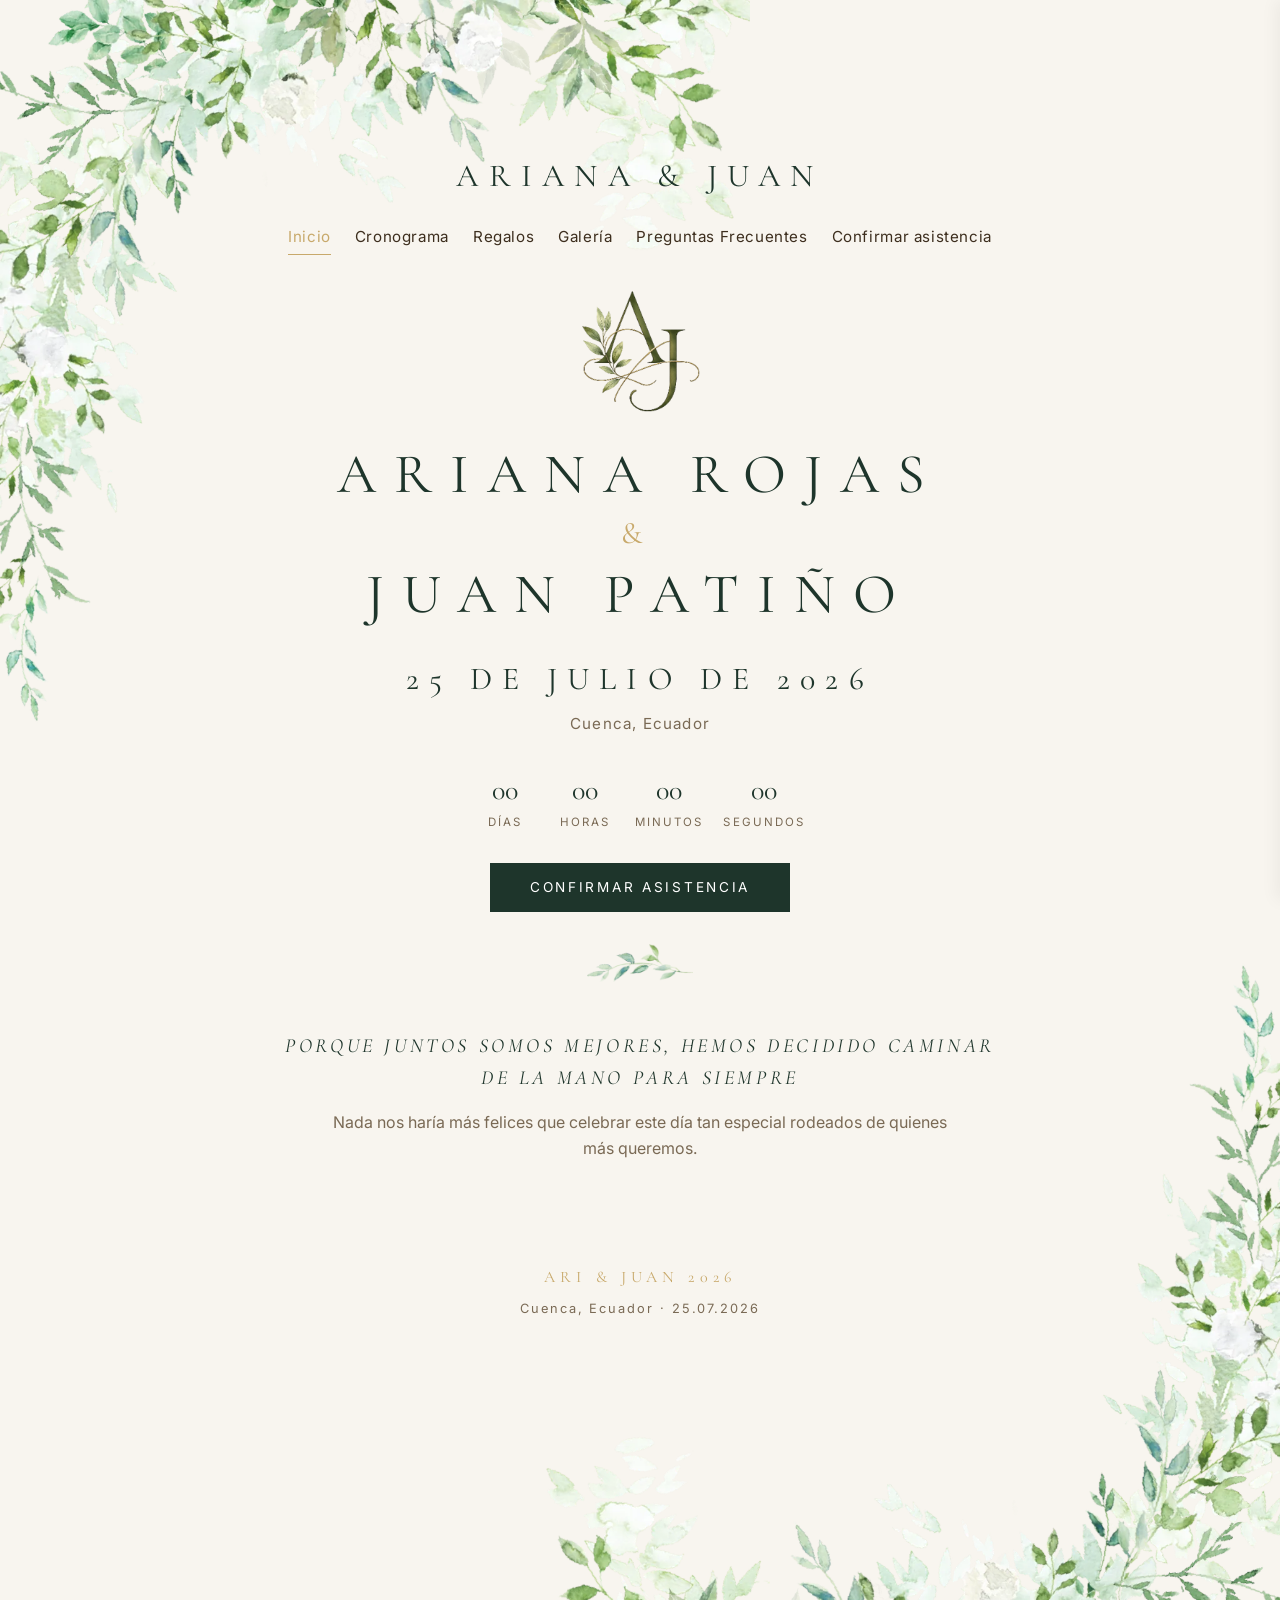
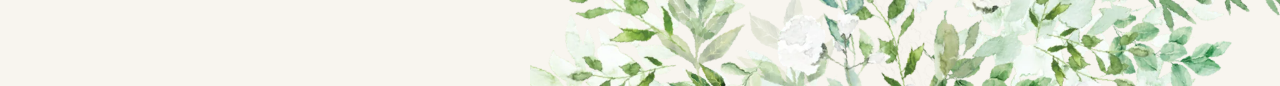
<file: index.html>
<!DOCTYPE html>
<html lang="es">
<head>
  <meta charset="UTF-8">
  <meta name="viewport" content="width=device-width, initial-scale=1.0">
  <title>Invitación | Ariana & Juan</title>

  <link rel="icon" href="/favicon.ico" sizes="any">
  <link rel="icon" type="image/png" sizes="32x32" href="/icons/favicon-32x32.png">
  <link rel="apple-touch-icon" sizes="180x180" href="/icons/apple-touch-icon.png">
  <link rel="manifest" href="/site.webmanifest">
  <meta name="theme-color" content="#1e352b">

  <meta property="og:type" content="website">
  <meta property="og:title" content="Ariana & Juan | Nuestra Boda">
  <meta property="og:description" content="25 de julio de 2026. La Muralla, Baños de Cuenca, Ecuador.">
  <meta property="og:image" content="https://arijuan2026.com/social/og-image-v3.jpg">
  <meta property="og:image:width" content="1200">
  <meta property="og:image:height" content="630">
  <meta property="og:url" content="https://arijuan2026.com/">
  <meta name="twitter:card" content="summary_large_image">
  <meta name="twitter:image" content="https://arijuan2026.com/social/twitter-card-v3.jpg">

  <link rel="preconnect" href="https://fonts.googleapis.com">
  <link rel="preconnect" href="https://fonts.gstatic.com" crossorigin>
  <link rel="preconnect" href="https://script.google.com">
  <link rel="preconnect" href="https://script.googleusercontent.com">
  <link href="https://fonts.googleapis.com/css2?family=Cormorant+Garamond:wght@400;500;600&family=Inter:wght@400;500&display=swap" rel="stylesheet">
  <link rel="stylesheet" href="/assets/css/styles.css">
</head>
<body>
  <div class="marco-superior">
    <img src="/assets/img/decoracion/floral-superior.webp" alt="" class="floral">
  </div>

  <p id="error" class="error" hidden></p>

  <section id="contenido" class="invitacion">
    <img src="/icons/logo.png" alt="Monograma A J" class="hero-mono">

    <p class="saludo" id="saludo"></p>

    <p class="frase">Hay momentos en la vida que son especiales por sí solos, pero compartirlos con las personas que queremos los convierte en recuerdos inolvidables.</p>

    <p class="bendicion">Con la bendición de Dios y de nuestros Padres</p>

    <div class="padres">
      <p class="padres-col padres-novia" id="padres-novia"></p>
      <p class="padres-col padres-novio" id="padres-novio"></p>
    </div>

    <p class="frase">tenemos el honor de invitarles a celebrar junto a nosotros uno de los días más importantes de nuestras vidas.</p>

    <h1 class="hero-nombres">
      ARIANA ROJAS
      <span class="hero-amp">&amp;</span>
      JUAN PATIÑO
    </h1>

    <hr class="separador-oro">

    <p class="hero-fecha" id="fecha"></p>

    <div class="evento-bloque" id="bloque-ceremonia" hidden>
      <h3 class="evento-titulo">Ceremonia</h3>
      <img class="evento-imagen" src="/assets/img/invitacion/ceremonia.webp" alt="Ceremonia">
      <p class="hero-lugar"><span id="ceremonia-hora"></span></p>
      <p class="evento-lugar" id="ceremonia-lugar"></p>
      <p class="hero-lugar" id="ceremonia-direccion"></p>

      <div class="evento-sub" id="bloque-almuerzo">
        <h4 class="evento-subtitulo">Brindis y Almuerzo</h4>
        <img class="evento-imagen" src="/assets/img/invitacion/almuerzo.webp" alt="Brindis y Almuerzo">
        <p class="hero-lugar"><span id="almuerzo-hora"></span></p>
        <p class="evento-lugar" id="almuerzo-lugar"></p>
        <p class="hero-lugar" id="almuerzo-direccion"></p>
      </div>
    </div>

    <div class="evento-bloque" id="bloque-recepcion">
      <h3 class="evento-titulo">Recepción</h3>
      <img class="evento-imagen" src="/assets/img/invitacion/recepcion.webp" alt="Recepción">
      <p class="hero-lugar"><span id="recepcion-hora"></span></p>
      <p class="evento-lugar" id="recepcion-lugar"></p>
      <p class="hero-lugar" id="recepcion-direccion"></p>
    </div>

    <p class="hashtag" id="hashtag"></p>

    <div class="botones">
      <a id="rsvp-link" class="btn" href="#">Confirmar asistencia</a>
      <a id="sitio-link" class="btn btn-secundario" href="#">Ver sitio de la boda</a>
    </div>
  </section>

  <footer class="site-footer">
    <p class="marca">ARI &amp; JUAN 2026</p>
    <p>Cuenca, Ecuador · 25.07.2026</p>
  </footer>

  <div class="marco-inferior">
    <img src="/assets/img/decoracion/floral-inferior.webp" alt="" class="floral">
  </div>

  <script src="/assets/js/data.js"></script>
  <script src="/assets/js/invitacion.js"></script>
  <script src="/assets/js/sw-register.js" defer></script>
</body>
</html>
</file>
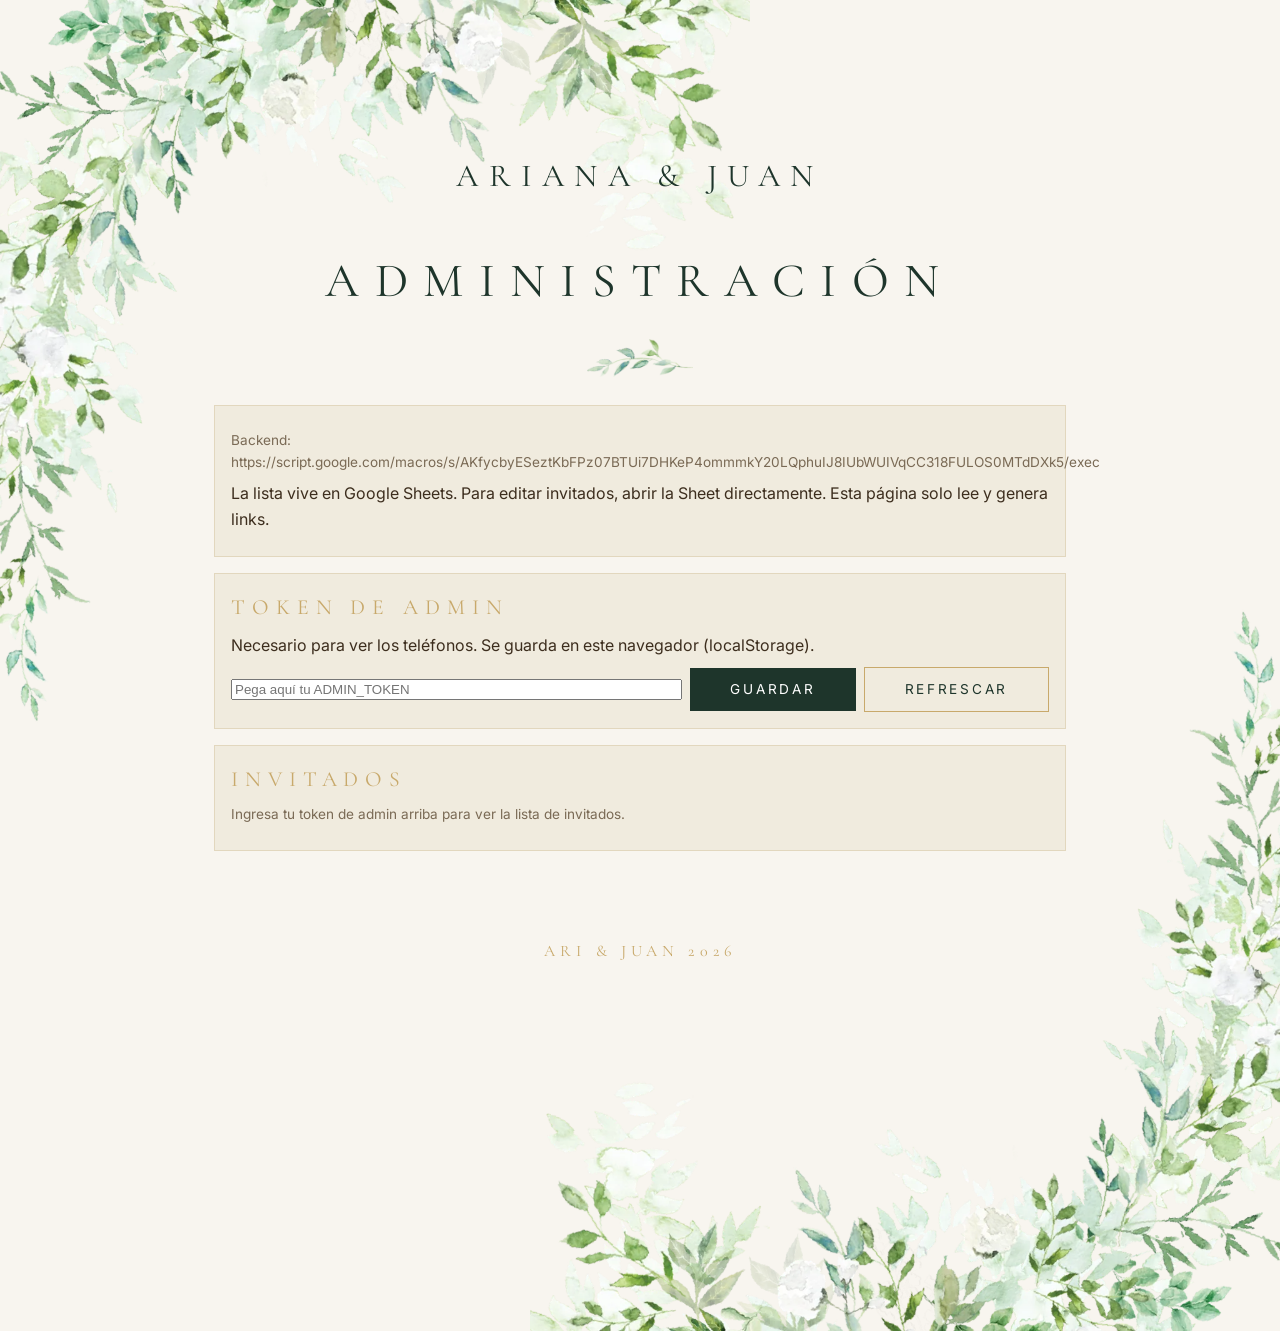
<file: admin/index.html>
<!DOCTYPE html>
<html lang="es">
<head>
  <meta charset="UTF-8">
  <meta name="viewport" content="width=device-width, initial-scale=1.0">
  <meta name="robots" content="noindex,nofollow">
  <title>Admin | Ariana & Juan</title>

  <link rel="icon" href="/favicon.ico" sizes="any">
  <link rel="manifest" href="/site.webmanifest">
  <meta name="theme-color" content="#1e352b">

  <link rel="preconnect" href="https://fonts.googleapis.com">
  <link rel="preconnect" href="https://fonts.gstatic.com" crossorigin>
  <link href="https://fonts.googleapis.com/css2?family=Cormorant+Garamond:wght@400;500;600&family=Inter:wght@400;500&display=swap" rel="stylesheet">
  <link rel="stylesheet" href="/assets/css/styles.css">
  <style>
    .panel { background: var(--color-fondo-suave); border: 1px solid var(--color-borde); padding: 1rem; margin: 1rem 0; text-align: left; }
    .row { display: flex; gap: .5rem; align-items: center; flex-wrap: wrap; }
    .row input[type=password], .row input[type=text] { flex: 1; min-width: 240px; }
    code { background: var(--color-fondo-suave); padding: 0 .25rem; font-size: .85em; }
    .btn-link { background: none; border: none; color: var(--color-oro); cursor: pointer; padding: 0; text-decoration: underline; font-size: inherit; font-family: inherit; }
    .estado { font-size: .85rem; color: var(--color-texto-suave); }
    main { text-align: left; }
    #buscar { flex: 1; min-width: 240px; }
    th.sortable { cursor: pointer; user-select: none; white-space: nowrap; }
    th.sortable:hover { color: var(--color-oro); }
    th .orden { font-size: .75em; color: var(--color-oro); margin-left: .15rem; }
  </style>
</head>
<body>
  <div class="marco-superior">
    <img src="/assets/img/decoracion/floral-superior.webp" alt="" class="floral">
  </div>

  <header class="site-header">
    <h2 class="site-title"><a href="/boda/">ARIANA &amp; JUAN</a></h2>
  </header>

  <main>
    <h1 style="text-align:center">Administración</h1>
    <hr class="separador-oro">

    <div class="panel">
      <p class="estado" id="estado-backend">Cargando configuración...</p>
      <p>La lista vive en Google Sheets. Para editar invitados, abrir la Sheet directamente. Esta página solo lee y genera links.</p>
    </div>

    <div class="panel">
      <h3 style="text-align:left; margin-top: 0">Token de admin</h3>
      <p>Necesario para ver los teléfonos. Se guarda en este navegador (localStorage).</p>
      <div class="row">
        <input type="password" id="input-token" placeholder="Pega aquí tu ADMIN_TOKEN">
        <button type="button" class="btn" id="btn-guardar-token">Guardar</button>
        <button type="button" class="btn btn-secundario" id="btn-refrescar">Refrescar</button>
      </div>
    </div>

    <p id="error" class="error" hidden></p>

    <div class="panel">
      <h3 style="text-align:left; margin-top: 0">Invitados <span class="estado" id="contador"></span></h3>

      <p id="bloqueo" class="estado">Ingresa tu token de admin arriba para ver la lista de invitados.</p>

      <div id="tabla-invitados" hidden>
      <div class="row" style="margin-bottom:.75rem">
        <input type="text" id="buscar" placeholder="Buscar por nombre, ID o teléfono...">
        <button type="button" class="btn-link" id="btn-limpiar">Limpiar</button>
      </div>
      <table>
        <thead>
          <tr>
            <th class="sortable" data-campo="nombre">Nombre <span class="orden"></span></th>
            <th class="sortable" data-campo="id">ID <span class="orden"></span></th>
            <th class="sortable" data-campo="cupos">Cupos <span class="orden"></span></th>
            <th class="sortable" data-campo="ceremonia">Ceremonia <span class="orden"></span></th>
            <th class="sortable" data-campo="telefono">Teléfono <span class="orden"></span></th>
            <th>Link de invitación</th>
            <th>WhatsApp</th>
          </tr>
        </thead>
        <tbody id="tbody"></tbody>
      </table>
      </div>
    </div>
  </main>

  <footer class="site-footer">
    <p class="marca">ARI &amp; JUAN 2026</p>
  </footer>

  <div class="marco-inferior">
    <img src="/assets/img/decoracion/floral-inferior.webp" alt="" class="floral">
  </div>

  <script src="/assets/js/data.js"></script>
  <script src="/assets/js/admin.js"></script>
  <script src="/assets/js/sw-register.js" defer></script>
</body>
</html>
</file>
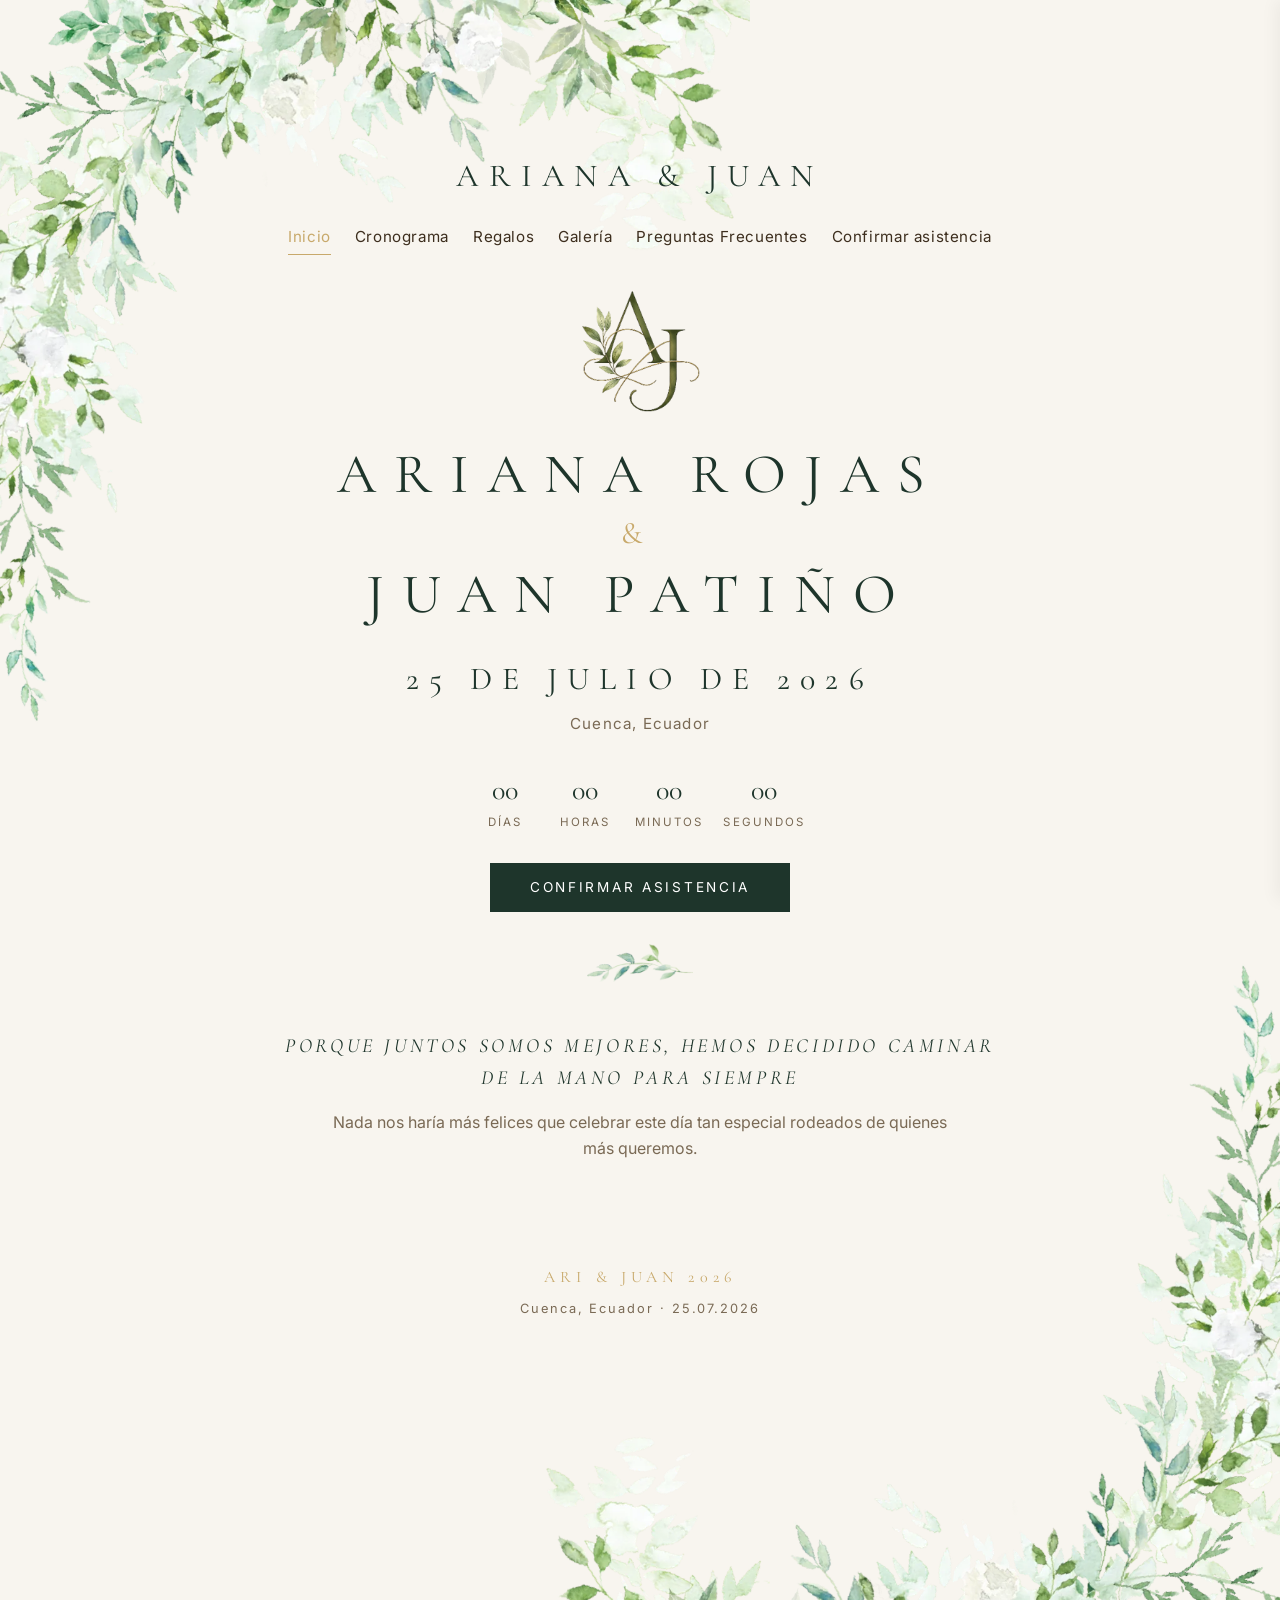
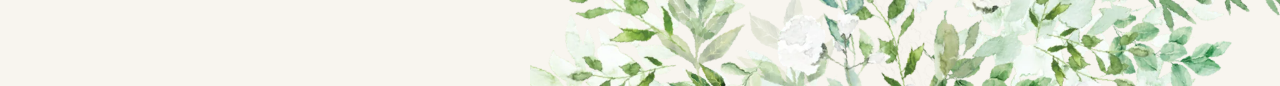
<file: boda/index.html>
<!DOCTYPE html>
<html lang="es">
<head>
  <meta charset="UTF-8">
  <meta name="viewport" content="width=device-width, initial-scale=1.0">
  <title>Ariana & Juan | 25 de julio de 2026</title>

  <link rel="icon" href="/favicon.ico" sizes="any">
  <link rel="icon" type="image/png" sizes="32x32" href="/icons/favicon-32x32.png">
  <link rel="icon" type="image/png" sizes="16x16" href="/icons/favicon-16x16.png">
  <link rel="apple-touch-icon" sizes="180x180" href="/icons/apple-touch-icon.png">
  <link rel="manifest" href="/site.webmanifest">
  <meta name="theme-color" content="#1e352b">

  <meta property="og:type" content="website">
  <meta property="og:title" content="Ariana & Juan | Nuestra Boda">
  <meta property="og:description" content="25 de julio de 2026. La Muralla, Baños de Cuenca, Ecuador.">
  <meta property="og:image" content="https://arijuan2026.com/social/og-image-v3.jpg">
  <meta property="og:image:width" content="1200">
  <meta property="og:image:height" content="630">
  <meta property="og:url" content="https://arijuan2026.com/boda/">
  <meta name="twitter:card" content="summary_large_image">
  <meta name="twitter:title" content="Ariana & Juan | Nuestra Boda">
  <meta name="twitter:description" content="25 de julio de 2026. Cuenca, Ecuador.">
  <meta name="twitter:image" content="https://arijuan2026.com/social/twitter-card-v3.jpg">

  <link rel="preconnect" href="https://fonts.googleapis.com">
  <link rel="preconnect" href="https://fonts.gstatic.com" crossorigin>
  <link href="https://fonts.googleapis.com/css2?family=Cormorant+Garamond:wght@400;500;600&family=Inter:wght@400;500&display=swap" rel="stylesheet">
  <link rel="stylesheet" href="/assets/css/styles.css">
</head>
<body>
  <button class="burger" aria-label="Abrir menú" aria-expanded="false" aria-controls="menu-overlay"><span></span><span></span><span></span></button>
  <aside class="menu-overlay" id="menu-overlay" aria-hidden="true">
    <a href="/boda/" class="active">Inicio</a>
    <a href="/boda/cronograma/">Cronograma</a>
    <a href="/boda/regalos/">Regalos</a>
    <a href="/boda/galeria/">Galería</a>
    <a href="/boda/preguntas/">Preguntas Frecuentes</a>
    <a href="/rsvp/">Confirmar asistencia</a>
  </aside>

  <div class="marco-superior">
    <img src="/assets/img/decoracion/floral-superior.webp" alt="" class="floral">
  </div>

  <header class="site-header">
    <h2 class="site-title"><a href="/boda/">ARIANA &amp; JUAN</a></h2>
    <nav class="site-nav">
      <a href="/boda/" class="active">Inicio</a>
      <a href="/boda/cronograma/">Cronograma</a>
      <a href="/boda/regalos/">Regalos</a>
      <a href="/boda/galeria/">Galería</a>
      <a href="/boda/preguntas/">Preguntas Frecuentes</a>
      <a href="/rsvp/">Confirmar asistencia</a>
    </nav>
  </header>

  <main class="home">
    <img src="/icons/logo.png" alt="Monograma A J" class="hero-mono">

    <h1 class="hero-nombres">
      ARIANA ROJAS
      <span class="hero-amp">&amp;</span>
      JUAN PATIÑO
    </h1>

    <p class="hero-fecha">25 DE JULIO DE 2026</p>
    <p class="hero-lugar">Cuenca, Ecuador</p>

    <div class="countdown" id="countdown" aria-label="Cuenta regresiva">
      <div class="countdown-item"><span class="countdown-num" id="cd-d">--</span><span class="countdown-label">Días</span></div>
      <div class="countdown-item"><span class="countdown-num" id="cd-h">--</span><span class="countdown-label">Horas</span></div>
      <div class="countdown-item"><span class="countdown-num" id="cd-m">--</span><span class="countdown-label">Minutos</span></div>
      <div class="countdown-item"><span class="countdown-num" id="cd-s">--</span><span class="countdown-label">Segundos</span></div>
    </div>

    <div class="botones">
      <a href="/rsvp/" class="btn">Confirmar asistencia</a>
    </div>

    <hr class="separador-oro">

    <p class="quote">Porque juntos somos mejores, hemos decidido caminar de la mano para siempre</p>
    <p class="subquote">Nada nos haría más felices que celebrar este día tan especial rodeados de quienes más queremos.</p>
  </main>

  <footer class="site-footer">
    <p class="marca">ARI &amp; JUAN 2026</p>
    <p>Cuenca, Ecuador · 25.07.2026</p>
  </footer>

  <div class="marco-inferior">
    <img src="/assets/img/decoracion/floral-inferior.webp" alt="" class="floral">
  </div>

  <script src="/assets/js/nav.js"></script>
  <script>
    (function () {
      const target = new Date('2026-07-25T10:30:00-05:00').getTime();
      const set = (id, v) => document.getElementById(id).textContent = String(v).padStart(2, '0');
      function tick() {
        const diff = target - Date.now();
        if (diff <= 0) {
          set('cd-d', 0); set('cd-h', 0); set('cd-m', 0); set('cd-s', 0);
          return;
        }
        const d = Math.floor(diff / 86400000);
        const h = Math.floor((diff % 86400000) / 3600000);
        const m = Math.floor((diff % 3600000) / 60000);
        const s = Math.floor((diff % 60000) / 1000);
        set('cd-d', d); set('cd-h', h); set('cd-m', m); set('cd-s', s);
      }
      tick();
      setInterval(tick, 1000);
    })();
  </script>
  <script src="/assets/js/sw-register.js" defer></script>
</body>
</html>
</file>
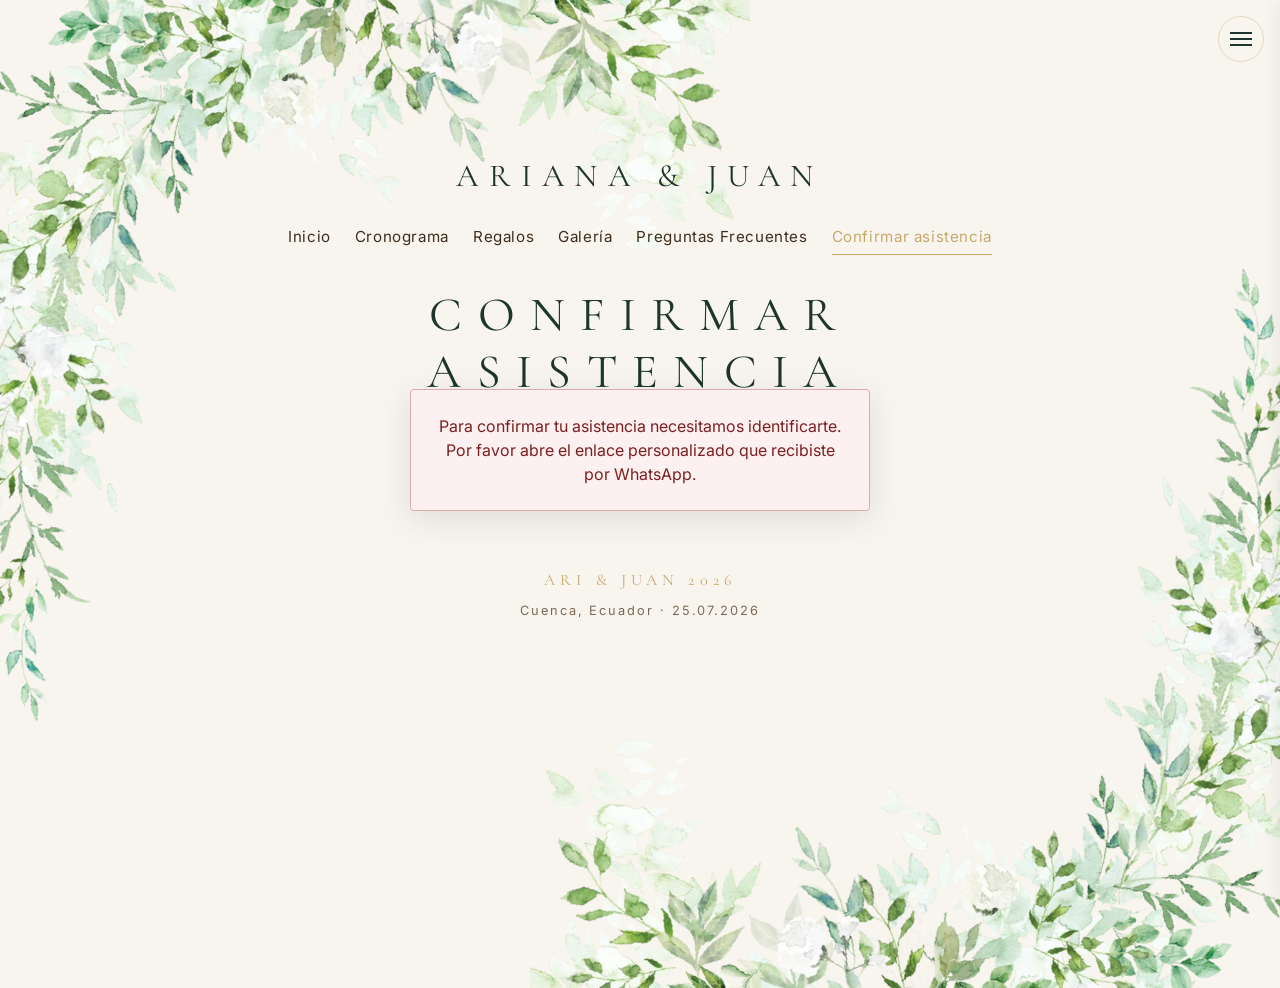
<file: rsvp/index.html>
<!DOCTYPE html>
<html lang="es">
<head>
  <meta charset="UTF-8">
  <meta name="viewport" content="width=device-width, initial-scale=1.0">
  <title>Confirmar asistencia | Ariana & Juan</title>

  <link rel="icon" href="/favicon.ico" sizes="any">
  <link rel="icon" type="image/png" sizes="32x32" href="/icons/favicon-32x32.png">
  <link rel="apple-touch-icon" sizes="180x180" href="/icons/apple-touch-icon.png">
  <link rel="manifest" href="/site.webmanifest">
  <meta name="theme-color" content="#1e352b">

  <meta property="og:title" content="Confirmar asistencia | Ariana & Juan">
  <meta property="og:description" content="Confirma tu asistencia a nuestra boda.">
  <meta property="og:image" content="https://arijuan2026.com/social/og-image-v3.jpg">
  <meta property="og:url" content="https://arijuan2026.com/rsvp/">

  <link rel="preconnect" href="https://fonts.googleapis.com">
  <link rel="preconnect" href="https://fonts.gstatic.com" crossorigin>
  <link rel="preconnect" href="https://script.google.com">
  <link rel="preconnect" href="https://script.googleusercontent.com">
  <link href="https://fonts.googleapis.com/css2?family=Cormorant+Garamond:wght@400;500;600&family=Inter:wght@400;500&display=swap" rel="stylesheet">
  <link rel="stylesheet" href="/assets/css/styles.css">
</head>
<body>
  <button class="burger" aria-label="Abrir menú" aria-expanded="false" aria-controls="menu-overlay"><span></span><span></span><span></span></button>
  <aside class="menu-overlay" id="menu-overlay" aria-hidden="true">
    <a href="/boda/">Inicio</a>
    <a href="/boda/cronograma/">Cronograma</a>
    <a href="/boda/regalos/">Regalos</a>
    <a href="/boda/galeria/">Galería</a>
    <a href="/boda/preguntas/">Preguntas Frecuentes</a>
    <a href="/rsvp/" class="active">Confirmar asistencia</a>
  </aside>

  <div class="marco-superior">
    <img src="/assets/img/decoracion/floral-superior.webp" alt="" class="floral">
  </div>

  <header class="site-header">
    <h2 class="site-title"><a href="/boda/">ARIANA &amp; JUAN</a></h2>
    <nav class="site-nav">
      <a href="/boda/">Inicio</a>
      <a href="/boda/cronograma/">Cronograma</a>
      <a href="/boda/regalos/">Regalos</a>
      <a href="/boda/galeria/">Galería</a>
      <a href="/boda/preguntas/">Preguntas Frecuentes</a>
      <a href="/rsvp/" class="active">Confirmar asistencia</a>
    </nav>
  </header>

  <main>
    <h1>Confirmar asistencia</h1>
    <hr class="separador-floral">

    <p class="subquote" id="intro">Hola, por favor completa los datos a continuación antes del <strong id="fecha-limite"></strong>. Al enviar, se abrirá WhatsApp con tu confirmación lista para mandar a los novios.</p>

    <p id="error" class="error" hidden></p>

    <form id="form-rsvp" hidden>
      <div class="campo" id="seccion-asistencia">
        <h3 class="campo-titulo">¿Asistirás al evento?</h3>
        <div class="opciones-radio">
          <label><input type="radio" name="asistencia" value="si" required> Sí, ahí estaré</label>
          <label><input type="radio" name="asistencia" value="no"> No podré asistir</label>
        </div>
      </div>

      <div id="detalles-asistencia" hidden>
        <div class="campo" id="seccion-cantidad" hidden>
          <h3 class="campo-titulo">¿Cuántos asistirán?</h3>
          <p class="subquote" style="text-align:left; margin: 0 0 .75rem"><span id="cupos-info"></span></p>
          <label class="visually-hidden" for="select-cantidad">Cantidad de asistentes</label>
          <select id="select-cantidad" name="cantidad_asistentes"></select>
        </div>

        <div class="campo">
          <h3 class="campo-titulo">Datos de los asistentes</h3>
          <p class="subquote" id="asistentes-ayuda" style="text-align:left; margin: 0 0 .75rem">Por favor confirma el nombre completo de cada persona que asistirá.</p>
          <div id="asistentes"></div>
        </div>

        <div class="campo">
          <h3 class="campo-titulo">Mensaje para los novios (opcional)</h3>
          <textarea name="mensaje" rows="3"></textarea>
        </div>

        <div class="campo">
          <h3 class="campo-titulo">¿Qué canción no podría faltar en la fiesta? (opcional)</h3>
          <label class="visually-hidden" for="cancion">Canción sugerida</label>
          <input type="text" id="cancion" name="cancion" placeholder="Nombre de la canción y artista">
        </div>
      </div>

      <p id="estado-envio" class="estado-envio" hidden></p>

      <div class="botones">
        <button type="submit" class="btn">Enviar por WhatsApp</button>
      </div>
    </form>
  </main>

  <footer class="site-footer">
    <p class="marca">ARI &amp; JUAN 2026</p>
    <p>Cuenca, Ecuador · 25.07.2026</p>
  </footer>

  <div class="marco-inferior">
    <img src="/assets/img/decoracion/floral-inferior.webp" alt="" class="floral">
  </div>

  <script src="/assets/js/data.js"></script>
  <script src="/assets/js/rsvp.js"></script>
  <script src="/assets/js/nav.js"></script>
  <script src="/assets/js/sw-register.js" defer></script>
</body>
</html>
</file>
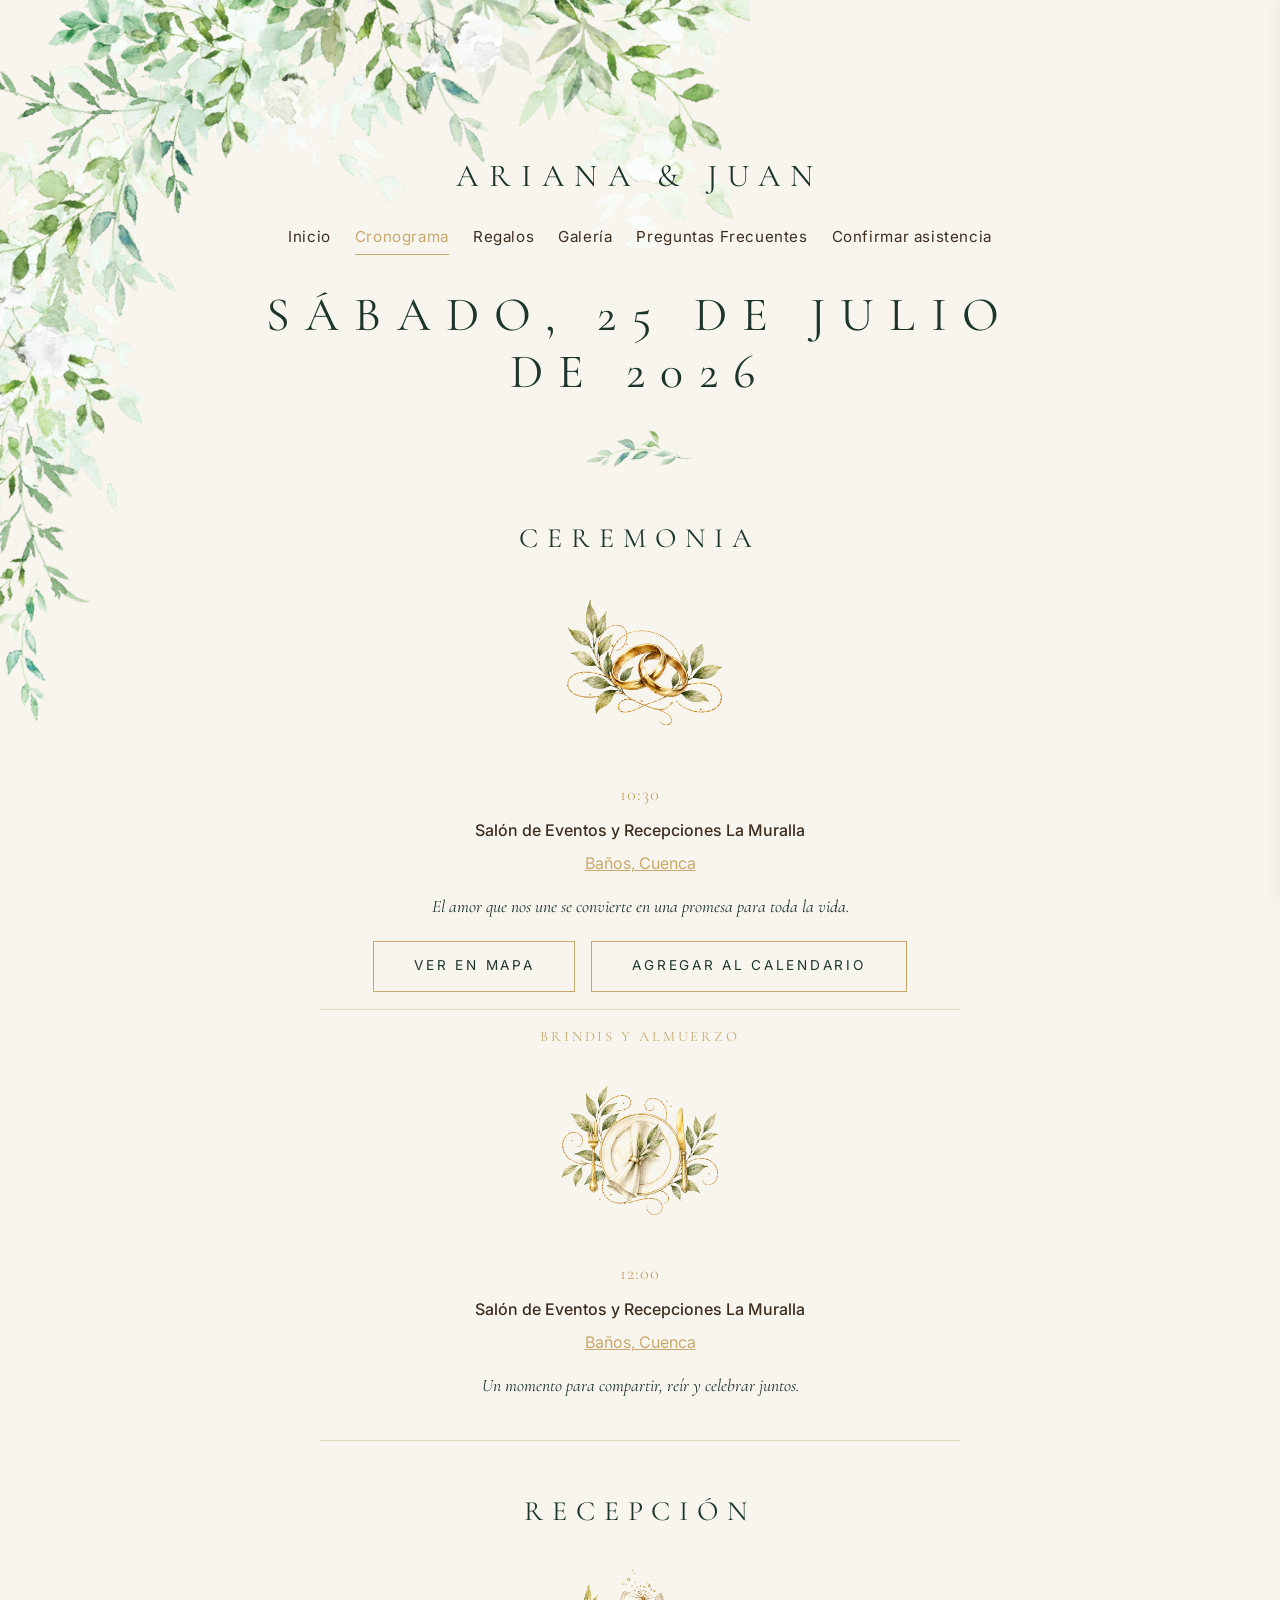
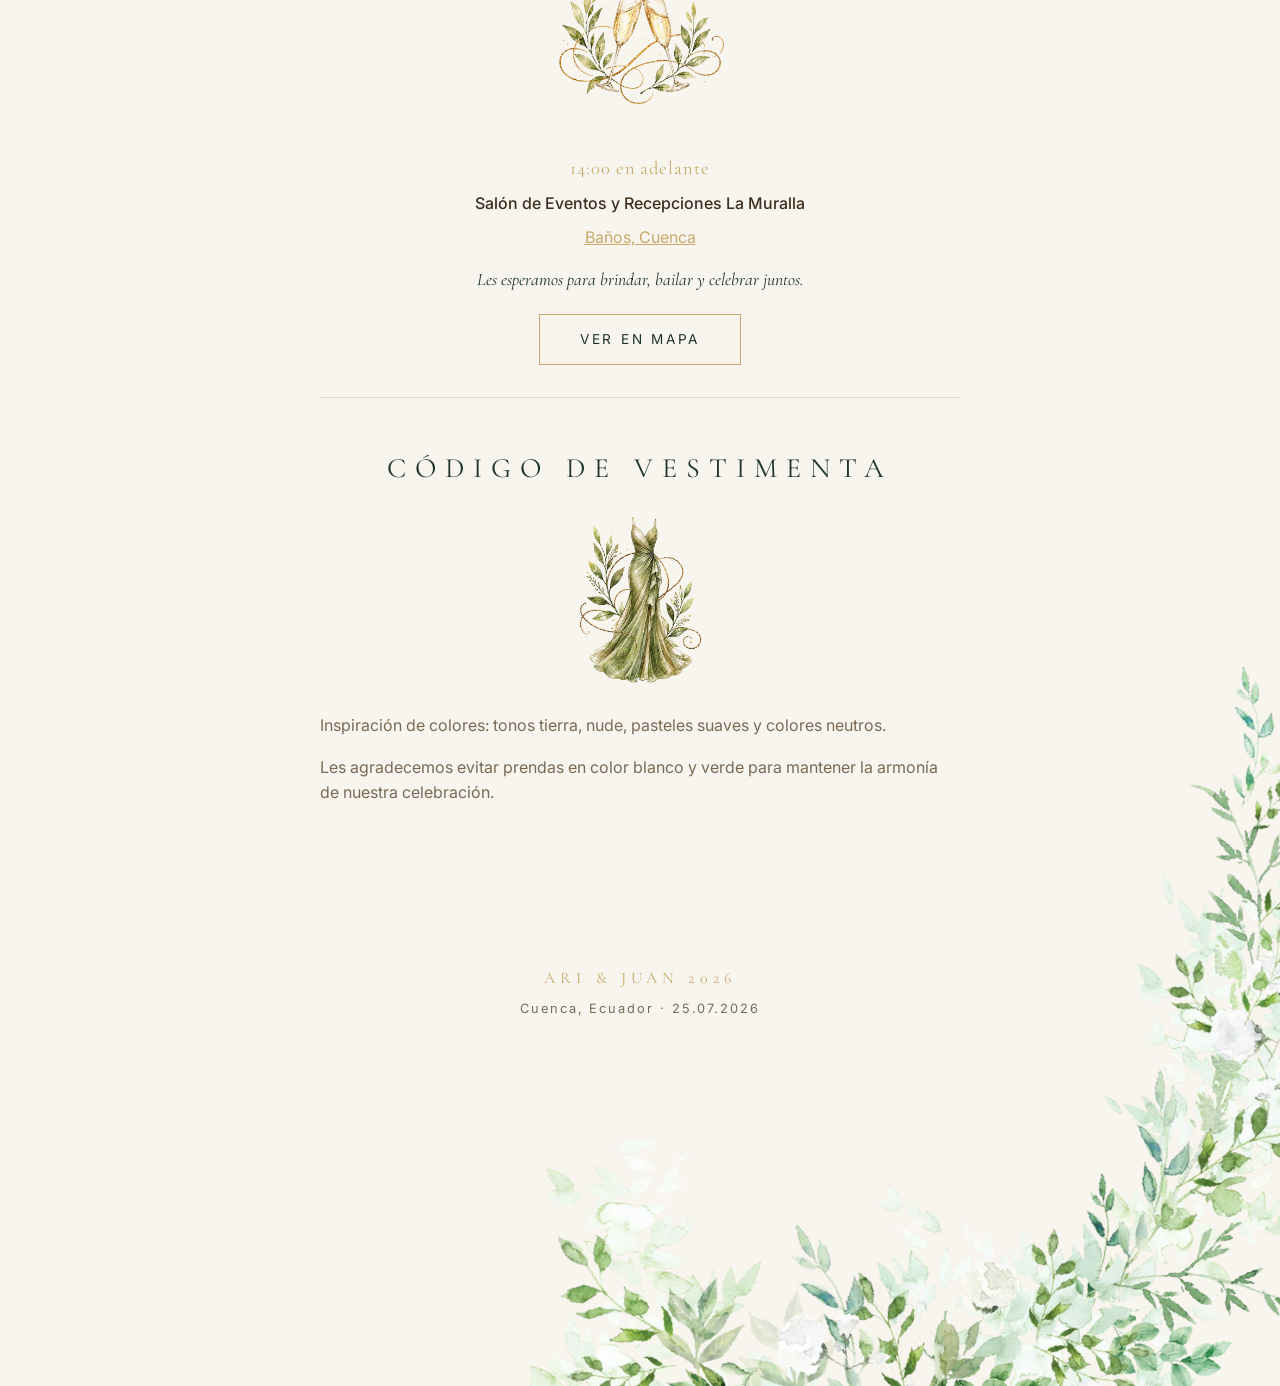
<file: boda/cronograma/index.html>
<!DOCTYPE html>
<html lang="es">
<head>
  <meta charset="UTF-8">
  <meta name="viewport" content="width=device-width, initial-scale=1.0">
  <title>Cronograma | Ariana & Juan</title>

  <link rel="icon" href="/favicon.ico" sizes="any">
  <link rel="icon" type="image/png" sizes="32x32" href="/icons/favicon-32x32.png">
  <link rel="apple-touch-icon" sizes="180x180" href="/icons/apple-touch-icon.png">
  <link rel="manifest" href="/site.webmanifest">
  <meta name="theme-color" content="#1e352b">

  <meta property="og:title" content="Cronograma | Ariana & Juan">
  <meta property="og:description" content="25 de julio de 2026, Cuenca, Ecuador.">
  <meta property="og:image" content="https://arijuan2026.com/social/og-image-v3.jpg">
  <meta property="og:url" content="https://arijuan2026.com/boda/cronograma/">

  <link rel="preconnect" href="https://fonts.googleapis.com">
  <link rel="preconnect" href="https://fonts.gstatic.com" crossorigin>
  <link href="https://fonts.googleapis.com/css2?family=Cormorant+Garamond:wght@400;500;600&family=Inter:wght@400;500&display=swap" rel="stylesheet">
  <link rel="stylesheet" href="/assets/css/styles.css">
  <script>
    // Si la invitación del visitante es solo recepción, ocultar la ceremonia antes de pintar.
    try {
      if (localStorage.getItem('arijuan_incluye_ceremonia') === '0') {
        document.documentElement.classList.add('sin-ceremonia');
      }
    } catch (e) {}
  </script>
</head>
<body>
  <button class="burger" aria-label="Abrir menú" aria-expanded="false" aria-controls="menu-overlay"><span></span><span></span><span></span></button>
  <aside class="menu-overlay" id="menu-overlay" aria-hidden="true">
    <a href="/boda/">Inicio</a>
    <a href="/boda/cronograma/" class="active">Cronograma</a>
    <a href="/boda/regalos/">Regalos</a>
    <a href="/boda/galeria/">Galería</a>
    <a href="/boda/preguntas/">Preguntas Frecuentes</a>
    <a href="/rsvp/">Confirmar asistencia</a>
  </aside>

  <div class="marco-superior">
    <img src="/assets/img/decoracion/floral-superior.webp" alt="" class="floral">
  </div>

  <header class="site-header">
    <h2 class="site-title"><a href="/boda/">ARIANA &amp; JUAN</a></h2>
    <nav class="site-nav">
      <a href="/boda/">Inicio</a>
      <a href="/boda/cronograma/" class="active">Cronograma</a>
      <a href="/boda/regalos/">Regalos</a>
      <a href="/boda/galeria/">Galería</a>
      <a href="/boda/preguntas/">Preguntas Frecuentes</a>
      <a href="/rsvp/">Confirmar asistencia</a>
    </nav>
  </header>

  <main>
    <h1>SÁBADO, 25 DE JULIO DE 2026</h1>
    <hr class="separador-oro">

    <section class="evento" id="seccion-ceremonia">
      <h2>Ceremonia</h2>
      <img class="evento-imagen" src="/assets/img/invitacion/ceremonia.webp" alt="Ceremonia">
      <p class="hora">10:30</p>
      <p class="lugar">Salón de Eventos y Recepciones La Muralla</p>
      <p><a href="https://maps.app.goo.gl/4U5YrAEBExgDDoxb8" target="_blank" rel="noopener">Baños, Cuenca</a></p>
      <p class="detalle detalle-frase">El amor que nos une se convierte en una promesa para toda la vida.</p>
      <div class="botones">
        <a href="https://maps.app.goo.gl/4U5YrAEBExgDDoxb8" target="_blank" rel="noopener" class="btn btn-secundario">Ver en mapa</a>
        <a href="/assets/boda-ceremonia.ics" class="btn btn-secundario" download>Agregar al calendario</a>
      </div>

      <div class="evento-sub">
        <h3 class="evento-subtitulo">Brindis y Almuerzo</h3>
        <img class="evento-imagen" src="/assets/img/invitacion/almuerzo.webp" alt="Brindis y Almuerzo">
        <p class="hora">12:00</p>
        <p class="lugar">Salón de Eventos y Recepciones La Muralla</p>
        <p><a href="https://maps.app.goo.gl/4U5YrAEBExgDDoxb8" target="_blank" rel="noopener">Baños, Cuenca</a></p>
        <p class="detalle detalle-frase">Un momento para compartir, reír y celebrar juntos.</p>
      </div>
    </section>

    <section class="evento" id="seccion-recepcion">
      <h2>Recepción</h2>
      <img class="evento-imagen" src="/assets/img/invitacion/recepcion.webp" alt="Recepción">
      <p class="hora">14:00 en adelante</p>
      <p class="lugar">Salón de Eventos y Recepciones La Muralla</p>
      <p><a href="https://maps.app.goo.gl/4U5YrAEBExgDDoxb8" target="_blank" rel="noopener">Baños, Cuenca</a></p>
      <p class="detalle detalle-frase">Les esperamos para brindar, bailar y celebrar juntos.</p>
      <div class="botones">
        <a href="https://maps.app.goo.gl/4U5YrAEBExgDDoxb8" target="_blank" rel="noopener" class="btn btn-secundario">Ver en mapa</a>
        <!-- Solo visible para invitados únicamente a la recepción (su calendario empieza a las 14:00) -->
        <a href="/assets/boda-recepcion.ics" class="btn btn-secundario solo-recepcion" download>Agregar al calendario</a>
      </div>
    </section>

    <section class="evento" id="seccion-vestimenta">
      <h2>Código de vestimenta</h2>
      <img class="evento-imagen" src="/assets/img/invitacion/vestimenta.webp" alt="Código de vestimenta">
      <p class="detalle">Inspiración de colores: tonos tierra, nude, pasteles suaves y colores neutros.</p>
      <p class="detalle">Les agradecemos evitar prendas en color blanco y verde para mantener la armonía de nuestra celebración.</p>
    </section>
  </main>

  <footer class="site-footer">
    <p class="marca">ARI &amp; JUAN 2026</p>
    <p>Cuenca, Ecuador · 25.07.2026</p>
  </footer>

  <div class="marco-inferior">
    <img src="/assets/img/decoracion/floral-inferior.webp" alt="" class="floral">
  </div>

  <script src="/assets/js/nav.js"></script>
  <script src="/assets/js/sw-register.js" defer></script>
</body>
</html>
</file>
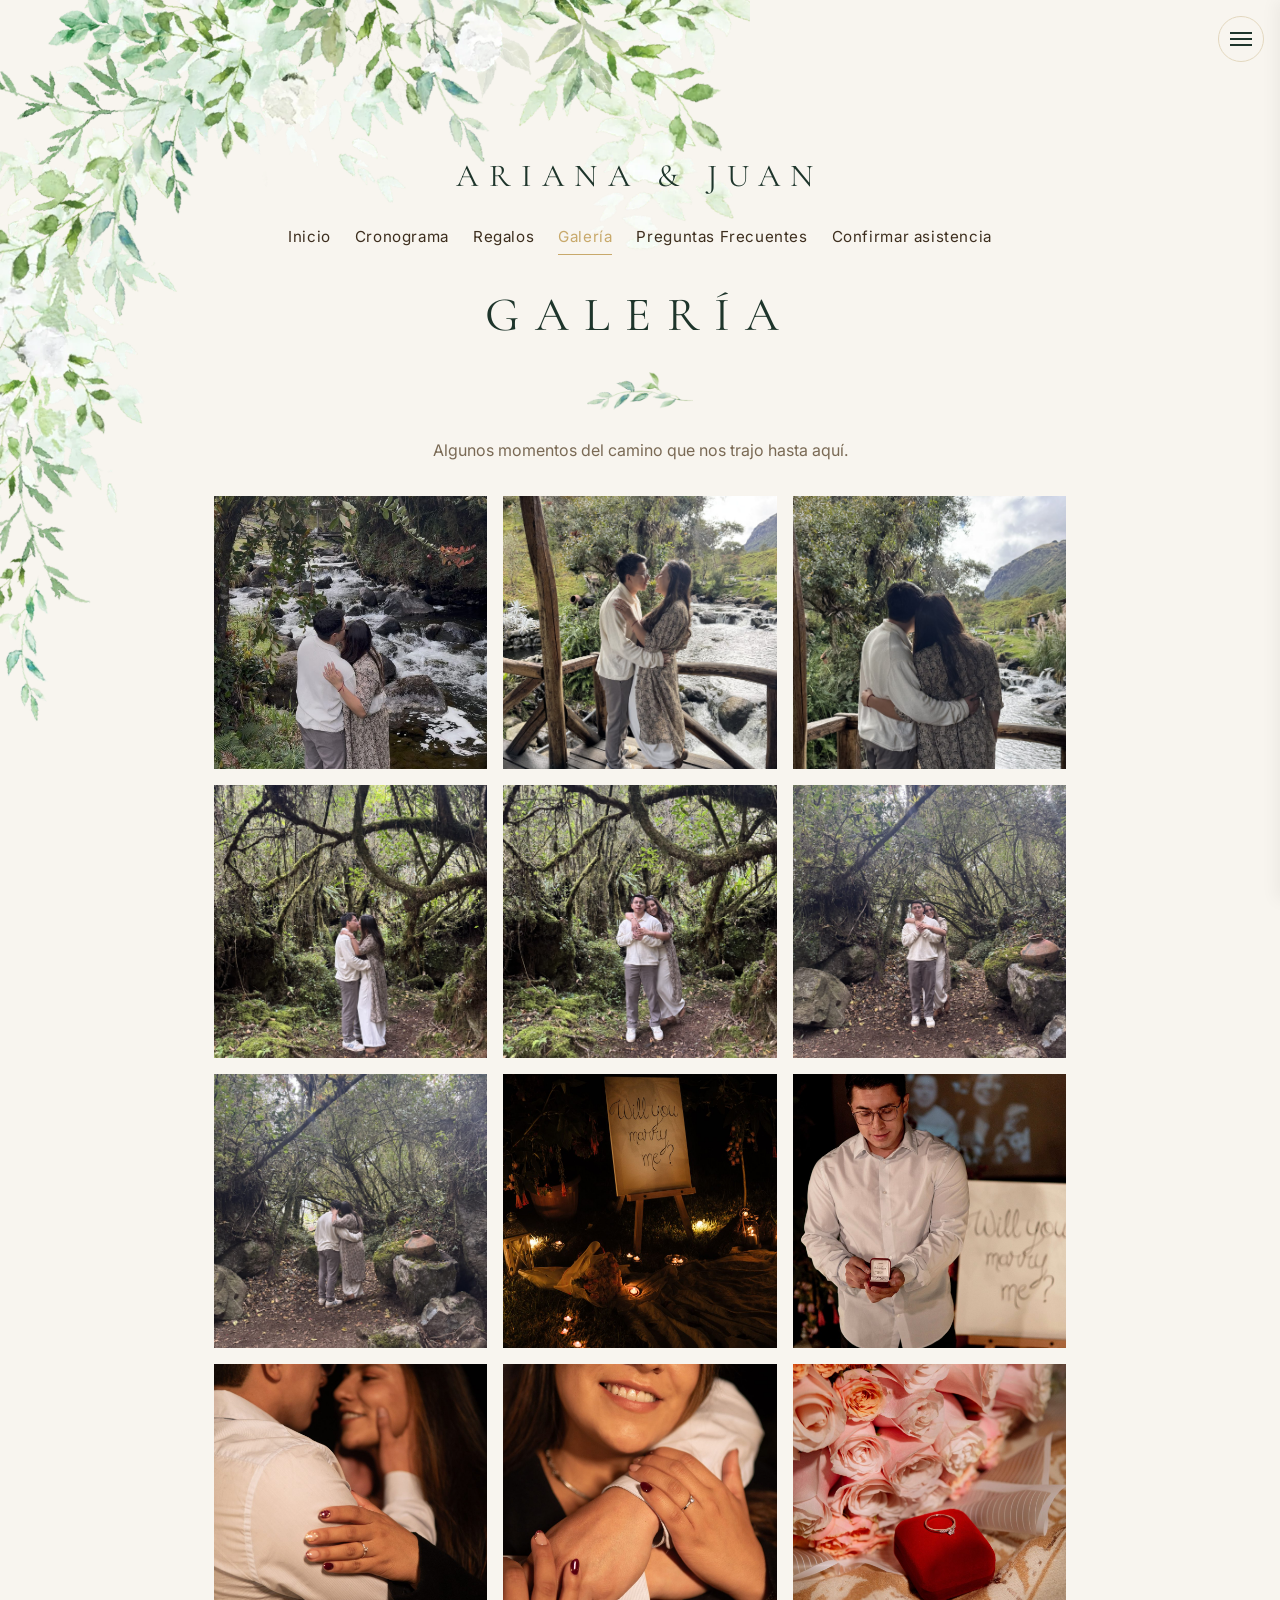
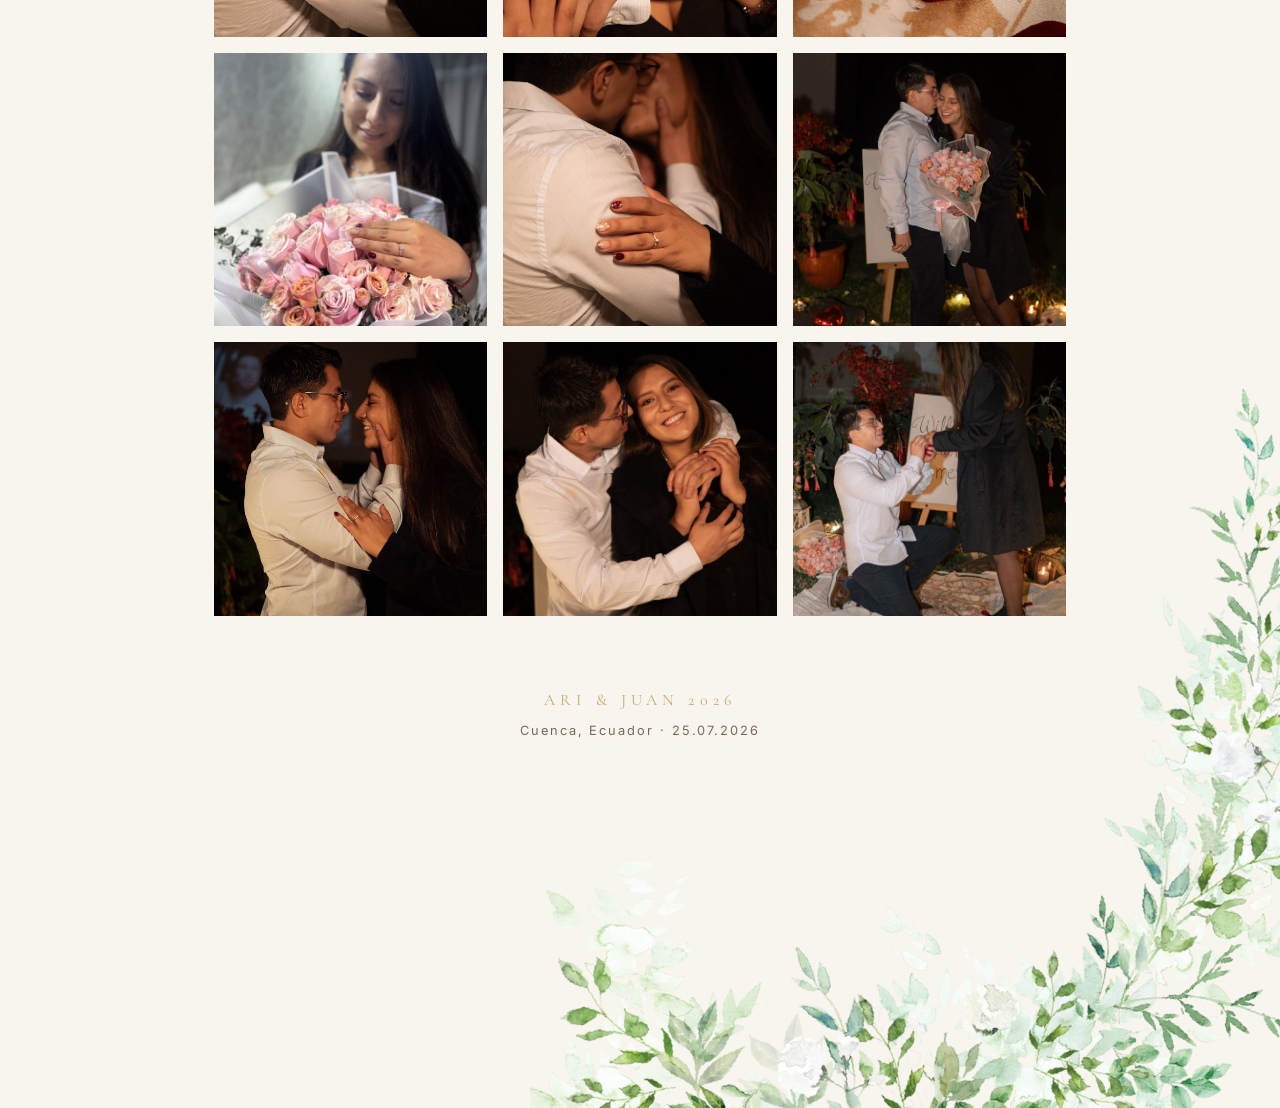
<file: boda/galeria/index.html>
<!DOCTYPE html>
<html lang="es">
<head>
  <meta charset="UTF-8">
  <meta name="viewport" content="width=device-width, initial-scale=1.0">
  <title>Galería | Ariana & Juan</title>

  <link rel="icon" href="/favicon.ico" sizes="any">
  <link rel="icon" type="image/png" sizes="32x32" href="/icons/favicon-32x32.png">
  <link rel="apple-touch-icon" sizes="180x180" href="/icons/apple-touch-icon.png">
  <link rel="manifest" href="/site.webmanifest">
  <meta name="theme-color" content="#1e352b">

  <meta property="og:title" content="Galería | Ariana & Juan">
  <meta property="og:description" content="Algunos momentos en el camino hacia el sí.">
  <meta property="og:image" content="https://arijuan2026.com/social/og-image-v3.jpg">
  <meta property="og:url" content="https://arijuan2026.com/boda/galeria/">

  <link rel="preconnect" href="https://fonts.googleapis.com">
  <link rel="preconnect" href="https://fonts.gstatic.com" crossorigin>
  <link href="https://fonts.googleapis.com/css2?family=Cormorant+Garamond:wght@400;500;600&family=Inter:wght@400;500&display=swap" rel="stylesheet">
  <link rel="stylesheet" href="/assets/css/styles.css">
</head>
<body>
  <button class="burger" aria-label="Abrir menú" aria-expanded="false" aria-controls="menu-overlay"><span></span><span></span><span></span></button>
  <aside class="menu-overlay" id="menu-overlay" aria-hidden="true">
    <a href="/boda/">Inicio</a>
    <a href="/boda/cronograma/">Cronograma</a>
    <a href="/boda/regalos/">Regalos</a>
    <a href="/boda/galeria/" class="active">Galería</a>
    <a href="/boda/preguntas/">Preguntas Frecuentes</a>
    <a href="/rsvp/">Confirmar asistencia</a>
  </aside>

  <div class="marco-superior">
    <img src="/assets/img/decoracion/floral-superior.webp" alt="" class="floral">
  </div>

  <header class="site-header">
    <h2 class="site-title"><a href="/boda/">ARIANA &amp; JUAN</a></h2>
    <nav class="site-nav">
      <a href="/boda/">Inicio</a>
      <a href="/boda/cronograma/">Cronograma</a>
      <a href="/boda/regalos/">Regalos</a>
      <a href="/boda/galeria/" class="active">Galería</a>
      <a href="/boda/preguntas/">Preguntas Frecuentes</a>
      <a href="/rsvp/">Confirmar asistencia</a>
    </nav>
  </header>

  <main>
    <h1>Galería</h1>
    <hr class="separador-oro">
    <p class="subquote">Algunos momentos del camino que nos trajo hasta aquí.</p>

    <div class="galeria">
      <img src="/assets/img/galeria/img_3211.jpg" alt="Ariana y Juan en el río" loading="lazy">
      <img src="/assets/img/galeria/img_3096.jpg" alt="Ariana y Juan en el puente" loading="lazy">
      <img src="/assets/img/galeria/img_3093.jpg" alt="Ariana y Juan viendo el paisaje" loading="lazy">
      <img src="/assets/img/galeria/img_3152.jpg" alt="Ariana y Juan en el bosque" loading="lazy">
      <img src="/assets/img/galeria/img_3169.jpg" alt="Ariana y Juan entre árboles" loading="lazy">
      <img src="/assets/img/galeria/img_3144.jpg" alt="Ariana y Juan abrazados" loading="lazy">
      <img src="/assets/img/galeria/img_3136.jpg" alt="Ariana y Juan caminando" loading="lazy">
      <img src="/assets/img/galeria/img_2786.jpg" alt="Will you marry me, cartel de la propuesta" loading="lazy">
      <img src="/assets/img/galeria/img_2955.jpg" alt="Juan con el anillo en la propuesta" loading="lazy">
      <img src="/assets/img/galeria/img_2960.jpg" alt="Ariana y Juan al recibir el sí" loading="lazy">
      <img src="/assets/img/galeria/img_2978.jpg" alt="Sonrisa con el anillo de compromiso" loading="lazy">
      <img src="/assets/img/galeria/img_2980.jpg" alt="Anillo de compromiso entre rosas" loading="lazy">
      <img src="/assets/img/galeria/img_2761.jpg" alt="Ariana con el ramo de rosas" loading="lazy">
      <img src="/assets/img/galeria/img_2975.jpg" alt="Ariana y Juan" loading="lazy">
      <img src="/assets/img/galeria/img_2982.jpg" alt="Ariana y Juan" loading="lazy">
      <img src="/assets/img/galeria/img_2990.jpg" alt="Ariana y Juan" loading="lazy">
      <img src="/assets/img/galeria/img_2993.jpg" alt="Ariana y Juan" loading="lazy">
      <img src="/assets/img/galeria/img_2994.jpg" alt="Ariana y Juan" loading="lazy">
    </div>
  </main>

  <footer class="site-footer">
    <p class="marca">ARI &amp; JUAN 2026</p>
    <p>Cuenca, Ecuador · 25.07.2026</p>
  </footer>

  <div class="marco-inferior">
    <img src="/assets/img/decoracion/floral-inferior.webp" alt="" class="floral">
  </div>

  <script src="/assets/js/nav.js"></script>
  <script src="/assets/js/sw-register.js" defer></script>
</body>
</html>
</file>
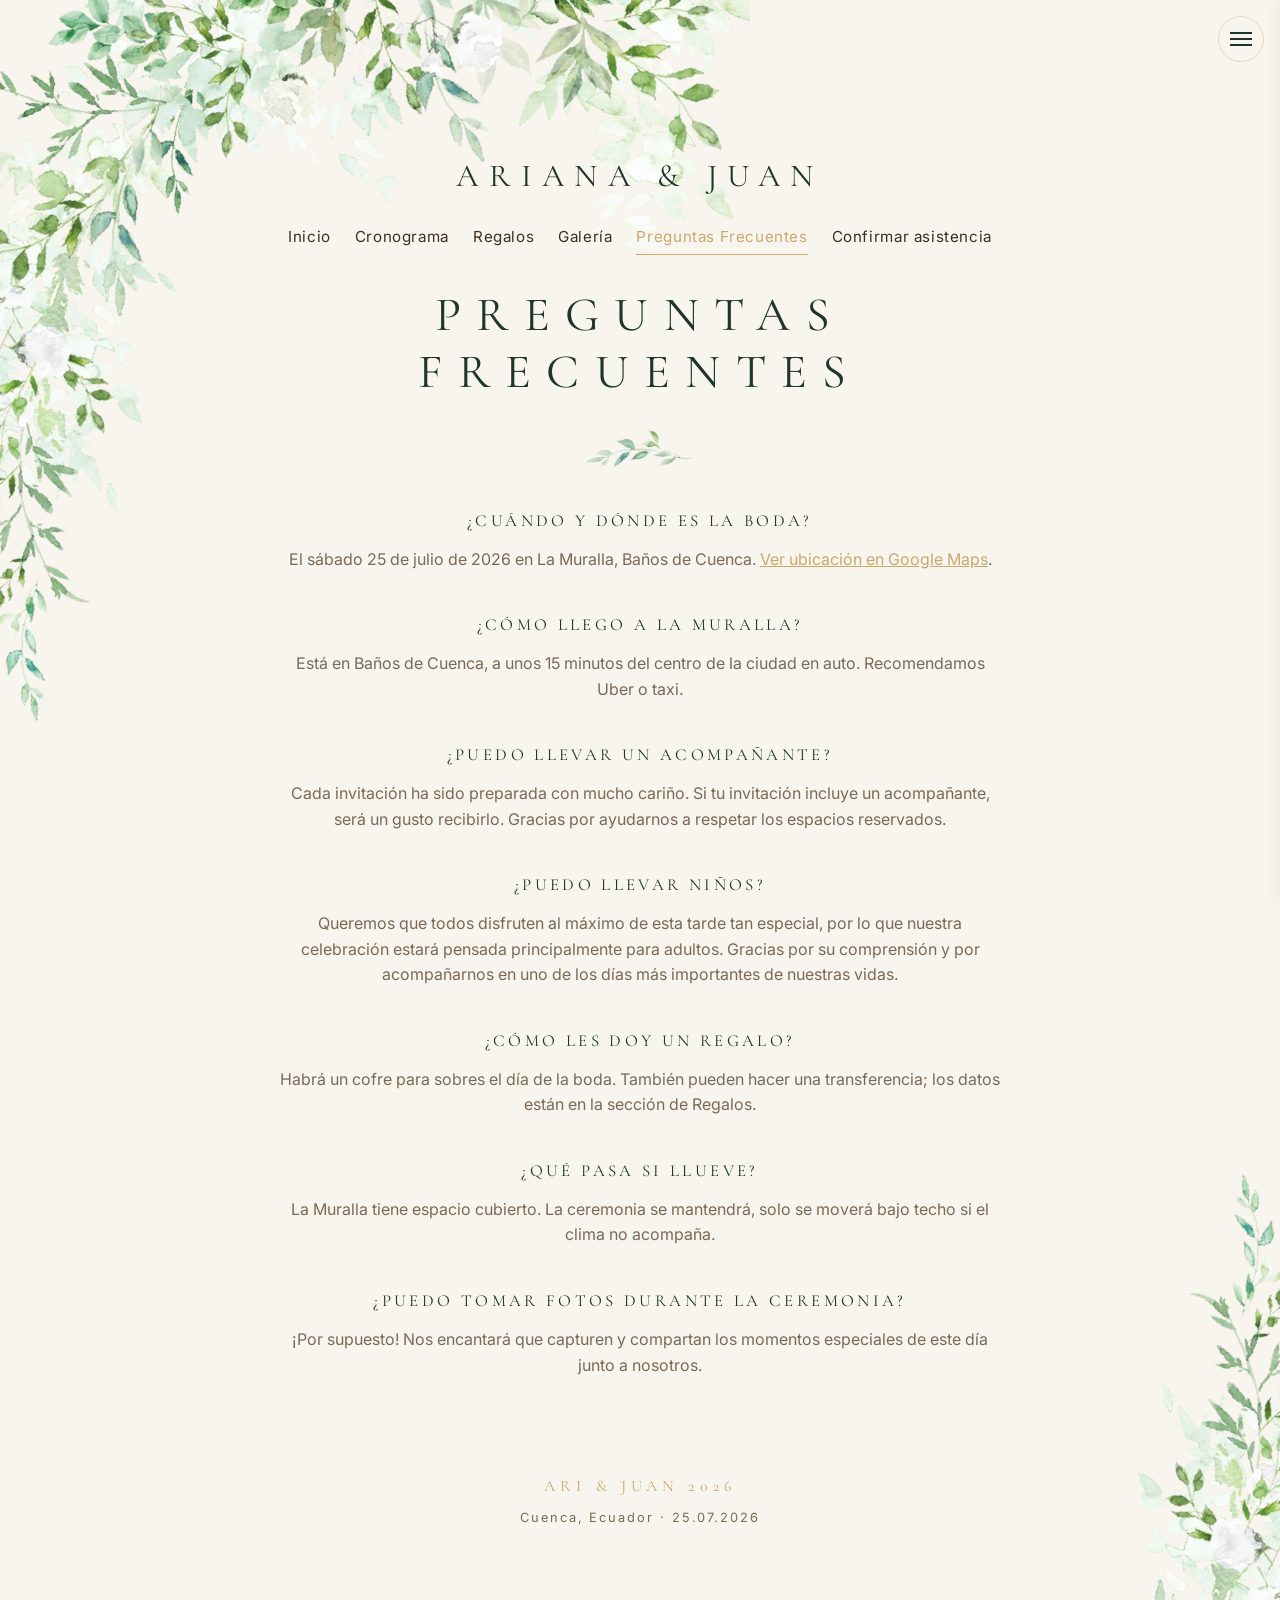
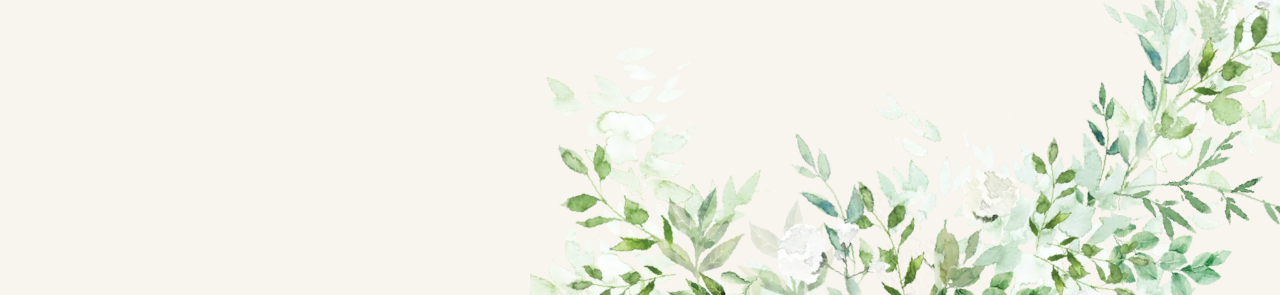
<file: boda/preguntas/index.html>
<!DOCTYPE html>
<html lang="es">
<head>
  <meta charset="UTF-8">
  <meta name="viewport" content="width=device-width, initial-scale=1.0">
  <title>Preguntas Frecuentes | Ariana & Juan</title>

  <link rel="icon" href="/favicon.ico" sizes="any">
  <link rel="icon" type="image/png" sizes="32x32" href="/icons/favicon-32x32.png">
  <link rel="apple-touch-icon" sizes="180x180" href="/icons/apple-touch-icon.png">
  <link rel="manifest" href="/site.webmanifest">
  <meta name="theme-color" content="#1e352b">

  <meta property="og:title" content="Preguntas Frecuentes | Ariana & Juan">
  <meta property="og:description" content="Todo lo que necesitas saber para nuestra boda.">
  <meta property="og:image" content="https://arijuan2026.com/social/og-image-v3.jpg">
  <meta property="og:url" content="https://arijuan2026.com/boda/preguntas/">

  <link rel="preconnect" href="https://fonts.googleapis.com">
  <link rel="preconnect" href="https://fonts.gstatic.com" crossorigin>
  <link href="https://fonts.googleapis.com/css2?family=Cormorant+Garamond:wght@400;500;600&family=Inter:wght@400;500&display=swap" rel="stylesheet">
  <link rel="stylesheet" href="/assets/css/styles.css">
</head>
<body>
  <button class="burger" aria-label="Abrir menú" aria-expanded="false" aria-controls="menu-overlay"><span></span><span></span><span></span></button>
  <aside class="menu-overlay" id="menu-overlay" aria-hidden="true">
    <a href="/boda/">Inicio</a>
    <a href="/boda/cronograma/">Cronograma</a>
    <a href="/boda/regalos/">Regalos</a>
    <a href="/boda/galeria/">Galería</a>
    <a href="/boda/preguntas/" class="active">Preguntas Frecuentes</a>
    <a href="/rsvp/">Confirmar asistencia</a>
  </aside>

  <div class="marco-superior">
    <img src="/assets/img/decoracion/floral-superior.webp" alt="" class="floral">
  </div>

  <header class="site-header">
    <h2 class="site-title"><a href="/boda/">ARIANA &amp; JUAN</a></h2>
    <nav class="site-nav">
      <a href="/boda/">Inicio</a>
      <a href="/boda/cronograma/">Cronograma</a>
      <a href="/boda/regalos/">Regalos</a>
      <a href="/boda/galeria/">Galería</a>
      <a href="/boda/preguntas/" class="active">Preguntas Frecuentes</a>
      <a href="/rsvp/">Confirmar asistencia</a>
    </nav>
  </header>

  <main>
    <h1>Preguntas Frecuentes</h1>
    <hr class="separador-oro">

    <div class="faq">
      <h2>¿Cuándo y dónde es la boda?</h2>
      <p>El sábado 25 de julio de 2026 en La Muralla, Baños de Cuenca. <a href="https://maps.app.goo.gl/4U5YrAEBExgDDoxb8" target="_blank" rel="noopener">Ver ubicación en Google Maps</a>.</p>

      <h2>¿Cómo llego a La Muralla?</h2>
      <p>Está en Baños de Cuenca, a unos 15 minutos del centro de la ciudad en auto. Recomendamos Uber o taxi.</p>

      <h2>¿Puedo llevar un acompañante?</h2>
      <p>Cada invitación ha sido preparada con mucho cariño. Si tu invitación incluye un acompañante, será un gusto recibirlo. Gracias por ayudarnos a respetar los espacios reservados.</p>

      <h2>¿Puedo llevar niños?</h2>
      <p>Queremos que todos disfruten al máximo de esta tarde tan especial, por lo que nuestra celebración estará pensada principalmente para adultos. Gracias por su comprensión y por acompañarnos en uno de los días más importantes de nuestras vidas.</p>

      <h2>¿Cómo les doy un regalo?</h2>
      <p>Habrá un cofre para sobres el día de la boda. También pueden hacer una transferencia; los datos están en la sección de Regalos.</p>

      <h2>¿Qué pasa si llueve?</h2>
      <p>La Muralla tiene espacio cubierto. La ceremonia se mantendrá, solo se moverá bajo techo si el clima no acompaña.</p>

      <h2>¿Puedo tomar fotos durante la ceremonia?</h2>
      <p>¡Por supuesto! Nos encantará que capturen y compartan los momentos especiales de este día junto a nosotros.</p>
    </div>
  </main>

  <footer class="site-footer">
    <p class="marca">ARI &amp; JUAN 2026</p>
    <p>Cuenca, Ecuador · 25.07.2026</p>
  </footer>

  <div class="marco-inferior">
    <img src="/assets/img/decoracion/floral-inferior.webp" alt="" class="floral">
  </div>

  <script src="/assets/js/nav.js"></script>
  <script src="/assets/js/sw-register.js" defer></script>
</body>
</html>
</file>
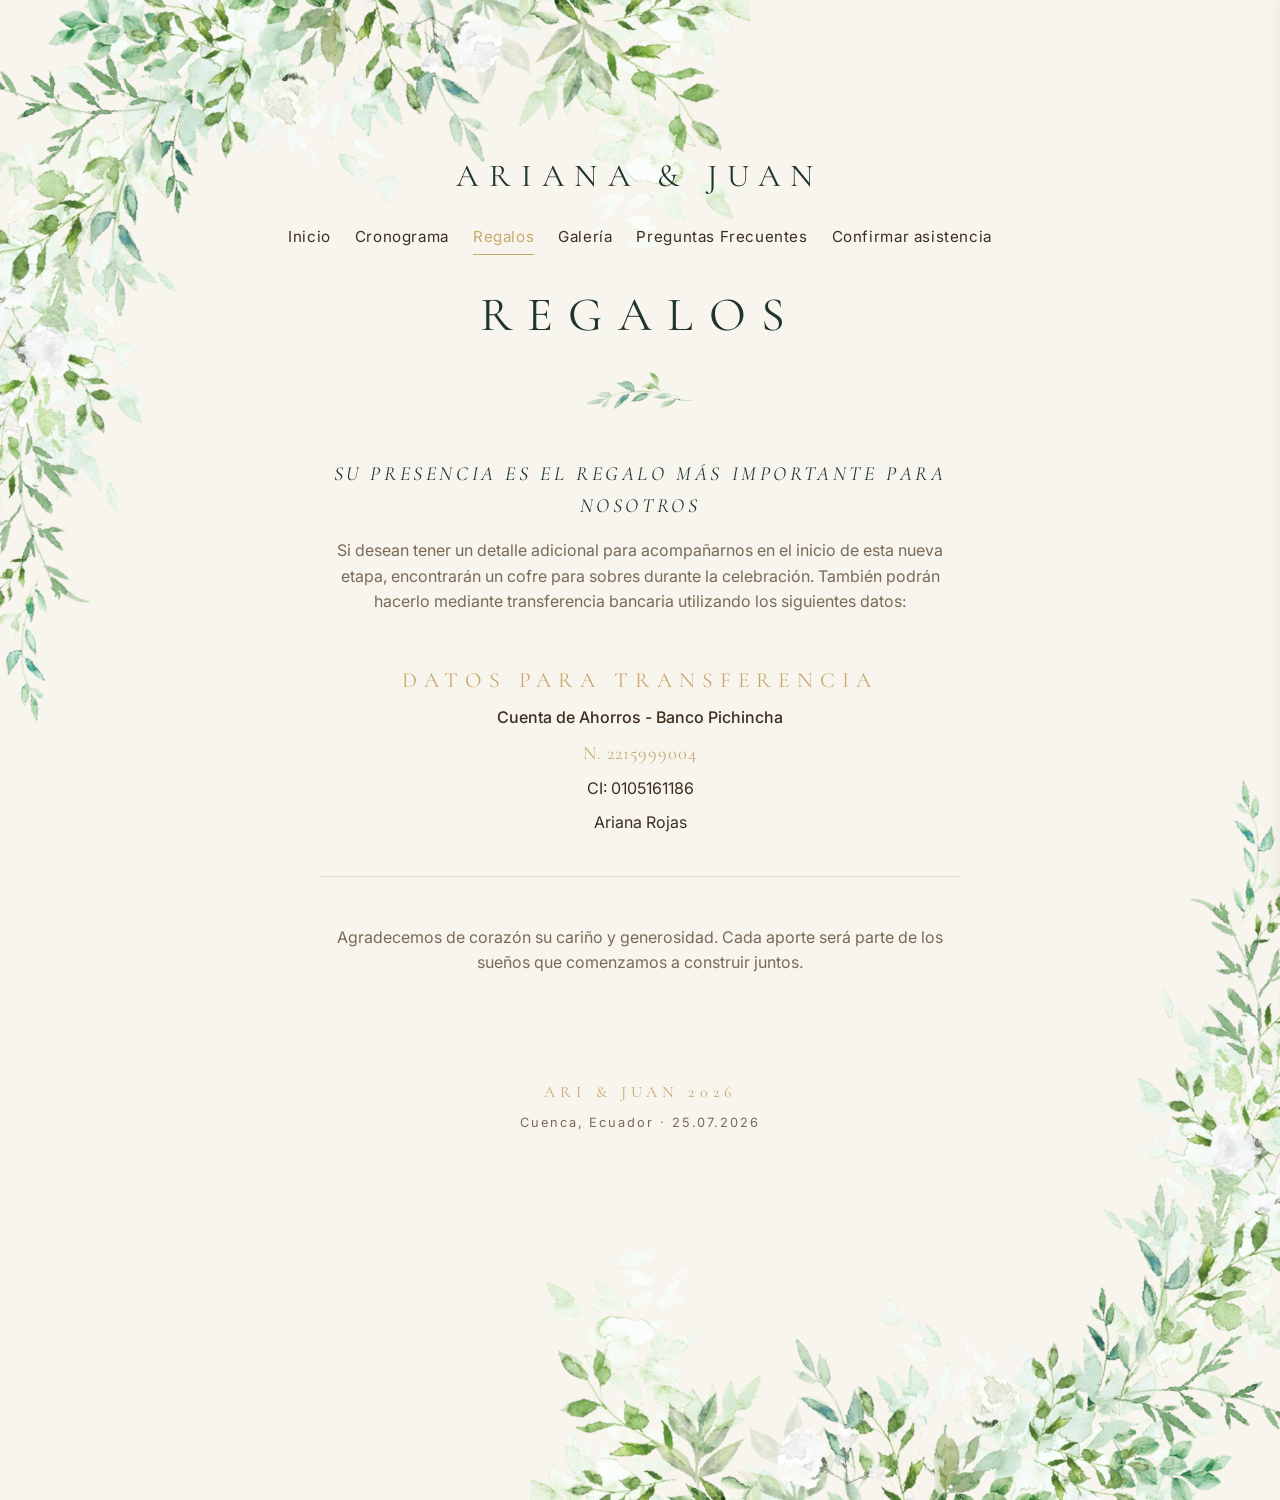
<file: boda/regalos/index.html>
<!DOCTYPE html>
<html lang="es">
<head>
  <meta charset="UTF-8">
  <meta name="viewport" content="width=device-width, initial-scale=1.0">
  <title>Regalos | Ariana & Juan</title>

  <link rel="icon" href="/favicon.ico" sizes="any">
  <link rel="icon" type="image/png" sizes="32x32" href="/icons/favicon-32x32.png">
  <link rel="apple-touch-icon" sizes="180x180" href="/icons/apple-touch-icon.png">
  <link rel="manifest" href="/site.webmanifest">
  <meta name="theme-color" content="#1e352b">

  <meta property="og:title" content="Regalos | Ariana & Juan">
  <meta property="og:description" content="Su presencia es nuestro mejor regalo.">
  <meta property="og:image" content="https://arijuan2026.com/social/og-image-v3.jpg">
  <meta property="og:url" content="https://arijuan2026.com/boda/regalos/">

  <link rel="preconnect" href="https://fonts.googleapis.com">
  <link rel="preconnect" href="https://fonts.gstatic.com" crossorigin>
  <link href="https://fonts.googleapis.com/css2?family=Cormorant+Garamond:wght@400;500;600&family=Inter:wght@400;500&display=swap" rel="stylesheet">
  <link rel="stylesheet" href="/assets/css/styles.css">
</head>
<body>
  <button class="burger" aria-label="Abrir menú" aria-expanded="false" aria-controls="menu-overlay"><span></span><span></span><span></span></button>
  <aside class="menu-overlay" id="menu-overlay" aria-hidden="true">
    <a href="/boda/">Inicio</a>
    <a href="/boda/cronograma/">Cronograma</a>
    <a href="/boda/regalos/" class="active">Regalos</a>
    <a href="/boda/galeria/">Galería</a>
    <a href="/boda/preguntas/">Preguntas Frecuentes</a>
    <a href="/rsvp/">Confirmar asistencia</a>
  </aside>

  <div class="marco-superior">
    <img src="/assets/img/decoracion/floral-superior.webp" alt="" class="floral">
  </div>

  <header class="site-header">
    <h2 class="site-title"><a href="/boda/">ARIANA &amp; JUAN</a></h2>
    <nav class="site-nav">
      <a href="/boda/">Inicio</a>
      <a href="/boda/cronograma/">Cronograma</a>
      <a href="/boda/regalos/" class="active">Regalos</a>
      <a href="/boda/galeria/">Galería</a>
      <a href="/boda/preguntas/">Preguntas Frecuentes</a>
      <a href="/rsvp/">Confirmar asistencia</a>
    </nav>
  </header>

  <main>
    <h1>Regalos</h1>
    <hr class="separador-oro">

    <p class="quote">Su presencia es el regalo más importante para nosotros</p>

    <div class="subquote">
      <p>Si desean tener un detalle adicional para acompañarnos en el inicio de esta nueva etapa, encontrarán un cofre para sobres durante la celebración. También podrán hacerlo mediante transferencia bancaria utilizando los siguientes datos:</p>
    </div>

    <div class="evento">
      <h3>Datos para transferencia</h3>
      <p class="lugar">Cuenta de Ahorros - Banco Pichincha</p>
      <p class="hora">N. 2215999004</p>
      <p>CI: 0105161186</p>
      <p>Ariana Rojas</p>
    </div>

    <p class="subquote">Agradecemos de corazón su cariño y generosidad. Cada aporte será parte de los sueños que comenzamos a construir juntos.</p>
  </main>

  <footer class="site-footer">
    <p class="marca">ARI &amp; JUAN 2026</p>
    <p>Cuenca, Ecuador · 25.07.2026</p>
  </footer>

  <div class="marco-inferior">
    <img src="/assets/img/decoracion/floral-inferior.webp" alt="" class="floral">
  </div>

  <script src="/assets/js/nav.js"></script>
  <script src="/assets/js/sw-register.js" defer></script>
</body>
</html>
</file>
<file: assets/css/styles.css>
/* Diseño basado en el sitio Zola arijuan2026 + paleta de la marca Ari & Juan
   (crema #fffaf3 / dorado #b7954b / verde bosque + decoración floral en acuarela). */

:root {
  --color-fondo: #f8f5ef;
  --color-fondo-suave: #f0ebde;
  --color-texto: #3d2e1e;
  --color-texto-suave: #7a6a55;
  --color-acento: #1e352b;
  --color-oro: #c8a96b;
  --color-oro-claro: #dec797;
  --color-sage: #87a96b;
  --color-borde: #e2d7be;
  --serif: "Cormorant Garamond", Georgia, "Times New Roman", serif;
  --sans: "Inter", -apple-system, BlinkMacSystemFont, "Segoe UI", Roboto, sans-serif;
  --letter-headings: 0.32em;
  --letter-headings-tight: 0.2em;
  --ancho-contenido: 900px;
}

* { box-sizing: border-box; }

html, body { margin: 0; padding: 0; }

body {
  font-family: var(--sans);
  color: var(--color-texto);
  background-color: var(--color-fondo);
  line-height: 1.6;
  font-size: 16px;
  position: relative;
  min-height: 100vh;
  overflow-x: hidden;
}

/* Florales: overlays absolutos que no consumen flow. Top a la izquierda, bottom a la derecha. */

.marco-superior,
.marco-inferior {
  position: absolute;
  left: 0;
  right: 0;
  pointer-events: none;
  z-index: 0;
  overflow: hidden;
  display: flex;
}

.marco-superior { top: 0; justify-content: flex-start; align-items: flex-start; }
.marco-inferior { bottom: 0; justify-content: flex-end; align-items: flex-end; }

.marco-superior .floral,
.marco-inferior .floral {
  display: block;
  width: 100%;
  max-width: 800px;
  height: auto;
  aspect-ratio: 1500 / 1455;
  user-select: none;
}

@media (min-width: 768px) and (max-width: 1199px) {
  .marco-superior .floral,
  .marco-inferior .floral { max-width: 600px; }
}

@media (min-width: 1200px) {
  .marco-superior .floral,
  .marco-inferior .floral { max-width: 750px; }
}

/* Header, main y footer en flujo normal, por encima del floral */

.site-header,
main,
.site-footer {
  position: relative;
  z-index: 1;
}

.site-header {
  text-align: center;
  padding: clamp(100px, 13vw, 150px) 1rem 1rem;
}

.site-title {
  font-family: var(--serif);
  font-weight: 400;
  font-size: clamp(1.5rem, 3.5vw, 2rem);
  letter-spacing: var(--letter-headings);
  text-transform: uppercase;
  color: var(--color-acento);
  margin: 0 0 1.25rem;
}

.site-title a { color: inherit; text-decoration: none; }

.site-nav {
  display: flex;
  justify-content: center;
  flex-wrap: wrap;
  row-gap: 0.4rem;
  column-gap: 1.5rem;
  font-size: 0.95rem;
}

.site-nav a {
  color: var(--color-texto);
  text-decoration: none;
  letter-spacing: 0.04em;
  padding: 0.25rem 0;
  border-bottom: 1px solid transparent;
  transition: color 0.2s, border-color 0.2s;
}

.site-nav a:hover { color: var(--color-oro); }
.site-nav a.active { border-bottom-color: var(--color-oro); color: var(--color-oro); }

/* Burger fijo en esquina superior derecha, siempre visible.
   Es un acceso alternativo: el nav horizontal sigue siendo el principal. */

.burger {
  position: fixed;
  top: 1rem;
  right: 1rem;
  z-index: 100;
  background: rgba(248, 245, 239, 0.85);
  backdrop-filter: blur(4px);
  border: 1px solid var(--color-borde);
  border-radius: 50%;
  cursor: pointer;
  padding: 0;
  width: 46px;
  height: 46px;
  display: flex;
  flex-direction: column;
  align-items: center;
  justify-content: center;
  gap: 4px;
  transition: background 0.2s;
}

.burger:hover { background: var(--color-fondo); }

.burger span {
  display: block;
  width: 22px;
  height: 2px;
  background: var(--color-acento);
  transition: transform 0.25s, opacity 0.25s;
}

.burger[aria-expanded="true"] {
  background: var(--color-fondo);
}

.burger[aria-expanded="true"] span:nth-child(1) {
  transform: translateY(6px) rotate(45deg);
}
.burger[aria-expanded="true"] span:nth-child(2) {
  opacity: 0;
}
.burger[aria-expanded="true"] span:nth-child(3) {
  transform: translateY(-6px) rotate(-45deg);
}

/* Overlay drawer que abre desde la derecha al hacer click en el burger */

.menu-overlay {
  position: fixed;
  top: 0;
  right: 0;
  width: min(320px, 100%);
  height: 100vh;
  background: var(--color-fondo);
  z-index: 99;
  transform: translateX(100%);
  transition: transform 0.3s ease;
  padding: 5rem 2rem 2rem;
  box-shadow: -4px 0 16px rgba(0, 0, 0, 0.05);
  border-left: 1px solid var(--color-borde);
  overflow-y: auto;
}

.menu-overlay.abierto {
  transform: translateX(0);
}

.menu-overlay a {
  display: block;
  padding: 0.9rem 0;
  border-bottom: 1px solid var(--color-borde);
  color: var(--color-texto);
  text-decoration: none;
  letter-spacing: 0.05em;
  font-size: 1rem;
}

.menu-overlay a:hover,
.menu-overlay a.active {
  color: var(--color-oro);
}

.menu-overlay a:last-child {
  border-bottom: 0;
}

/* Main */

main {
  max-width: var(--ancho-contenido);
  margin: 0 auto;
  padding: 1rem 1.5rem 2rem;
  text-align: center;
}

main.home { padding-top: 1rem; }

h1, h2, h3, h4 {
  font-family: var(--serif);
  font-weight: 400;
  text-transform: uppercase;
  letter-spacing: var(--letter-headings);
  color: var(--color-acento);
  margin: 0;
}

h1 { font-size: clamp(2rem, 6vw, 3rem); line-height: 1.2; }
h2 { font-size: clamp(1.4rem, 3vw, 1.75rem); margin-top: 2.5rem; margin-bottom: 1rem; }
h3 { font-size: clamp(1.1rem, 2.5vw, 1.35rem); margin-top: 1.5rem; margin-bottom: 0.5rem; color: var(--color-oro); }
h4 { font-size: 1rem; letter-spacing: var(--letter-headings-tight); margin-top: 1rem; }

p { margin: 0.5rem 0; }

a { color: var(--color-oro); }
a:hover { color: var(--color-acento); }

/* Hero del Inicio */

.hero-nombres {
  font-family: var(--serif);
  font-weight: 400;
  text-transform: uppercase;
  letter-spacing: var(--letter-headings);
  color: var(--color-acento);
  font-size: clamp(2.2rem, 7vw, 3.5rem);
  line-height: 1.2;
  margin: 1rem 0;
}

.hero-amp {
  display: block;
  font-size: 0.55em;
  margin: 0.5rem 0;
  color: var(--color-oro);
}

.hero-fecha {
  font-family: var(--serif);
  font-weight: 400;
  text-transform: uppercase;
  letter-spacing: var(--letter-headings);
  color: var(--color-acento);
  font-size: clamp(1.4rem, 3.5vw, 2rem);
  margin: 1.5rem 0 0.5rem;
}

.hero-lugar {
  color: var(--color-texto-suave);
  letter-spacing: 0.08em;
  margin-bottom: 2rem;
  font-size: 0.95rem;
}

.hero-mono {
  display: block;
  margin: 0 auto 1.5rem;
  width: clamp(80px, 14vw, 130px);
  height: auto;
}

/* Countdown */

.countdown {
  display: flex;
  justify-content: center;
  gap: 1.25rem;
  margin: 1.5rem 0 2rem;
  flex-wrap: wrap;
}

.countdown-item {
  display: flex;
  flex-direction: column;
  align-items: center;
  min-width: 60px;
}

.countdown-num {
  font-family: var(--serif);
  font-size: clamp(1.4rem, 3vw, 1.75rem);
  color: var(--color-acento);
}

.countdown-label {
  font-size: 0.72rem;
  letter-spacing: 0.18em;
  text-transform: uppercase;
  color: var(--color-texto-suave);
}

/* Botones */

.btn {
  display: inline-block;
  padding: 0.85rem 2.5rem;
  background: var(--color-acento);
  color: #fff;
  text-decoration: none;
  border: none;
  font-family: var(--sans);
  font-size: 0.85rem;
  letter-spacing: 0.2em;
  text-transform: uppercase;
  cursor: pointer;
  transition: background 0.2s, color 0.2s;
}

.btn:hover { background: var(--color-oro); color: #fff; }

.btn-secundario {
  background: transparent;
  color: var(--color-acento);
  border: 1px solid var(--color-oro);
}

.btn-secundario:hover { background: var(--color-oro); color: #fff; }

.botones {
  display: flex;
  gap: 1rem;
  justify-content: center;
  flex-wrap: wrap;
  margin: 2rem 0;
}

/* Quote */

.quote {
  font-family: var(--serif);
  font-style: italic;
  font-size: clamp(1.05rem, 2vw, 1.25rem);
  color: var(--color-acento);
  text-transform: uppercase;
  letter-spacing: 0.18em;
  line-height: 1.6;
  margin: 3rem auto 1rem;
  max-width: 720px;
}

.subquote {
  color: var(--color-texto-suave);
  max-width: 640px;
  margin: 0 auto 2rem;
}

.separador-oro,
.separador-floral {
  display: block;
  margin: 1.75rem auto;
  border: none;
  width: clamp(140px, 22vw, 220px);
  height: 38px;
  background: url('/assets/img/decoracion/separador-floral.png') no-repeat center / contain;
}

/* Foto del home */

.foto-pareja {
  display: block;
  width: 100%;
  max-width: 720px;
  height: auto;
  margin: 2rem auto 0;
}

/* Eventos del Cronograma */

.evento {
  margin: 3rem auto;
  padding-bottom: 2rem;
  border-bottom: 1px solid var(--color-borde);
  max-width: 640px;
}

.evento:last-child { border-bottom: none; }

/* Invitados solo a la recepción: el cronograma oculta la ceremonia */
.sin-ceremonia #seccion-ceremonia { display: none; }

/* Botón "Agregar al calendario" de la recepción: solo para invitados de solo recepción
   (los demás usan el de la ceremonia, que arranca a las 10:30). */
.solo-recepcion { display: none; }
.sin-ceremonia .solo-recepcion { display: inline-block; }

.evento .hora {
  font-family: var(--serif);
  font-size: 1.15rem;
  color: var(--color-oro);
  letter-spacing: 0.05em;
  margin: 0.5rem 0;
}

.evento .lugar {
  font-weight: 500;
  margin: 0.5rem 0 0.25rem;
}

.evento .detalle {
  color: var(--color-texto-suave);
  margin-top: 1rem;
  text-align: left;
}

/* Frase poética bajo cada evento del cronograma (centrada y en cursiva) */
.evento .detalle-frase {
  text-align: center;
  font-family: var(--serif);
  font-style: italic;
  font-size: 1.1rem;
  color: var(--color-acento);
}

.evento .botones { margin: 1.25rem 0 0; }

/* Galería */

.galeria {
  display: grid;
  grid-template-columns: repeat(auto-fit, minmax(260px, 1fr));
  gap: 1rem;
  margin-top: 2rem;
}

.galeria img {
  width: 100%;
  height: 100%;
  object-fit: cover;
  aspect-ratio: 1 / 1;
  display: block;
}

/* FAQ */

.faq {
  text-align: center;
  max-width: 720px;
  margin: 0 auto;
}

.faq h2 {
  font-size: 1.05rem;
  letter-spacing: var(--letter-headings-tight);
  margin-top: 2.5rem;
  margin-bottom: 0.75rem;
}

.faq p {
  color: var(--color-texto-suave);
  margin-bottom: 1.5rem;
}

/* Invitación digital personalizada (index raíz) */

.invitacion {
  position: relative;
  z-index: 1;
  max-width: 720px;
  margin: 0 auto 4rem;
  padding: clamp(100px, 13vw, 200px) 2rem 3rem;
  text-align: center;
  opacity: 0;
  transition: opacity 0.3s ease;
}

.invitacion.cargada { opacity: 1; }

.invitacion .saludo {
  font-family: var(--serif);
  font-style: italic;
  font-size: 1.2rem;
  color: var(--color-texto-suave);
  margin-bottom: 1.5rem;
}

.invitacion .frase {
  font-family: var(--serif);
  font-style: italic;
  color: var(--color-texto-suave);
  margin: 1rem auto 1.5rem;
  max-width: 520px;
}

.invitacion .bendicion {
  font-family: var(--serif);
  color: var(--color-acento);
  letter-spacing: 0.04em;
  margin: 1.5rem auto 0.85rem;
}

.padres {
  display: flex;
  justify-content: center;
  align-items: flex-start;
  gap: 1.5rem;
  margin: 0 auto 1.5rem;
  max-width: 540px;
}

.padres-col {
  flex: 1;
  margin: 0;
  font-family: var(--serif);
  font-size: 1.05rem;
  line-height: 1.4;
  color: var(--color-acento);
}

.padres-novia { text-align: right; }

.padres-novio {
  text-align: left;
  border-left: 1px solid var(--color-borde);
  padding-left: 1.5rem;
}

@media (max-width: 600px) {
  .padres {
    flex-direction: column;
    align-items: center;
    gap: 0.35rem;
    max-width: 100%;
  }
  .padres-col {
    flex: none;
    width: 100%;
  }
  .padres-novia,
  .padres-novio {
    text-align: center;
    border-left: 0;
    padding-left: 0;
  }
}

.invitacion .hashtag {
  margin-top: 1.5rem;
  letter-spacing: 0.2em;
  font-size: 0.85rem;
  color: var(--color-oro);
}

.evento-bloque {
  margin: 1.5rem auto;
  padding-top: 1rem;
  max-width: 480px;
}

.evento-bloque + .evento-bloque {
  border-top: 1px solid var(--color-borde);
  margin-top: 2rem;
  padding-top: 1.5rem;
}

.evento-titulo {
  font-family: var(--serif);
  text-transform: uppercase;
  letter-spacing: var(--letter-headings-tight);
  color: var(--color-oro);
  font-size: 1rem;
  margin: 0 0 0.75rem;
  text-align: center;
}

/* Lugar único de la invitación (ceremonia y recepción comparten sede) */
.invitacion-lugar {
  margin-top: 0.35rem;
  margin-bottom: 0.5rem;
}

/* Ilustración de cada bloque de evento (anillos, copas, vestido). */
.evento-imagen {
  display: block;
  width: auto;
  max-width: 210px;
  max-height: 190px;
  height: auto;
  margin: 0.5rem auto 0.85rem;
  object-fit: contain;
}

/* Nombre del lugar dentro de cada bloque de evento de la invitación. */
.evento-lugar {
  margin: 0.5rem 0 0.1rem;
  color: var(--color-texto);
  font-weight: 500;
  letter-spacing: 0.03em;
}

/* Sub-bloque informativo dentro de un evento (ej: Almuerzo dentro de Ceremonia) */
.evento-sub {
  margin-top: 1.1rem;
  padding-top: 0.9rem;
  border-top: 1px solid var(--color-borde);
}

.evento-subtitulo {
  font-family: var(--serif);
  text-transform: uppercase;
  letter-spacing: var(--letter-headings-tight);
  color: var(--color-oro);
  font-size: 0.9rem;
  margin: 0 0 0.4rem;
  text-align: center;
}

/* Formulario RSVP */

form {
  max-width: 640px;
  margin: 2rem auto;
  text-align: left;
}

.campo {
  border: 1px solid var(--color-borde);
  background: var(--color-fondo-suave);
  padding: 1.25rem 1.5rem;
  margin: 1.5rem 0;
  text-align: left;
}

.campo-titulo {
  font-family: var(--serif);
  text-transform: uppercase;
  letter-spacing: var(--letter-headings-tight);
  color: var(--color-acento);
  font-size: 1rem;
  margin: 0 0 1rem;
  text-align: left;
}

.opciones-radio label {
  display: block;
  margin: 0.5rem 0;
  font-weight: 400;
  letter-spacing: 0;
}

.visually-hidden {
  position: absolute;
  width: 1px;
  height: 1px;
  margin: -1px;
  padding: 0;
  overflow: hidden;
  clip: rect(0, 0, 0, 0);
  white-space: nowrap;
  border: 0;
}

form label {
  display: block;
  margin: 1rem 0 0.35rem;
  font-weight: 500;
  font-size: 0.9rem;
  letter-spacing: 0.05em;
}

form input[type="text"],
form input[type="password"],
form select,
form textarea {
  width: 100%;
  padding: 0.6rem;
  border: 1px solid var(--color-borde);
  font-family: inherit;
  font-size: 1rem;
  background: #fff;
  color: var(--color-texto);
}

form input[type="radio"] { margin-right: 0.5rem; accent-color: var(--color-oro); }

.asistente {
  border-top: 1px dashed var(--color-borde);
  padding-top: 1rem;
  margin-top: 1.25rem;
}

.estado-envio {
  text-align: center;
  color: var(--color-texto-suave);
  margin: 1rem 0;
}

/* Error: centrado fijo en la pantalla, visible sobre cualquier floral */

.error {
  position: fixed;
  top: 50%;
  left: 50%;
  transform: translate(-50%, -50%);
  width: min(92%, 460px);
  margin: 0;
  z-index: 50;
  background: #fdf0f0;
  border: 1px solid #e0aaaa;
  color: #7a2020;
  padding: 1.5rem 1.25rem;
  text-align: center;
  box-shadow: 0 8px 32px rgba(30, 53, 43, 0.12);
  border-radius: 4px;
  line-height: 1.5;
}

/* Admin */

table {
  width: 100%;
  border-collapse: collapse;
  margin-top: 1rem;
  font-size: 0.9rem;
}

table th, table td {
  border: 1px solid var(--color-borde);
  padding: 0.5rem;
  text-align: left;
}

table th {
  background: var(--color-fondo-suave);
  color: var(--color-acento);
  font-family: var(--serif);
  letter-spacing: 0.05em;
  text-transform: uppercase;
}

/* Site footer */

.site-footer {
  text-align: center;
  padding: 2rem 1rem clamp(200px, 28vw, 380px);
  color: var(--color-texto-suave);
  font-size: 0.8rem;
  letter-spacing: 0.15em;
}

.site-footer .marca {
  font-family: var(--serif);
  font-size: 1rem;
  color: var(--color-oro);
  letter-spacing: var(--letter-headings);
  text-transform: uppercase;
  margin-bottom: 0.5rem;
}

/* Responsive */

@media (max-width: 600px) {
  .site-nav { row-gap: 0.3rem; column-gap: 1rem; font-size: 0.85rem; }
  main { padding: 1rem 1rem 1.5rem; }
  .countdown { gap: 0.75rem; }
  .countdown-item { min-width: 50px; }
}
</file>
